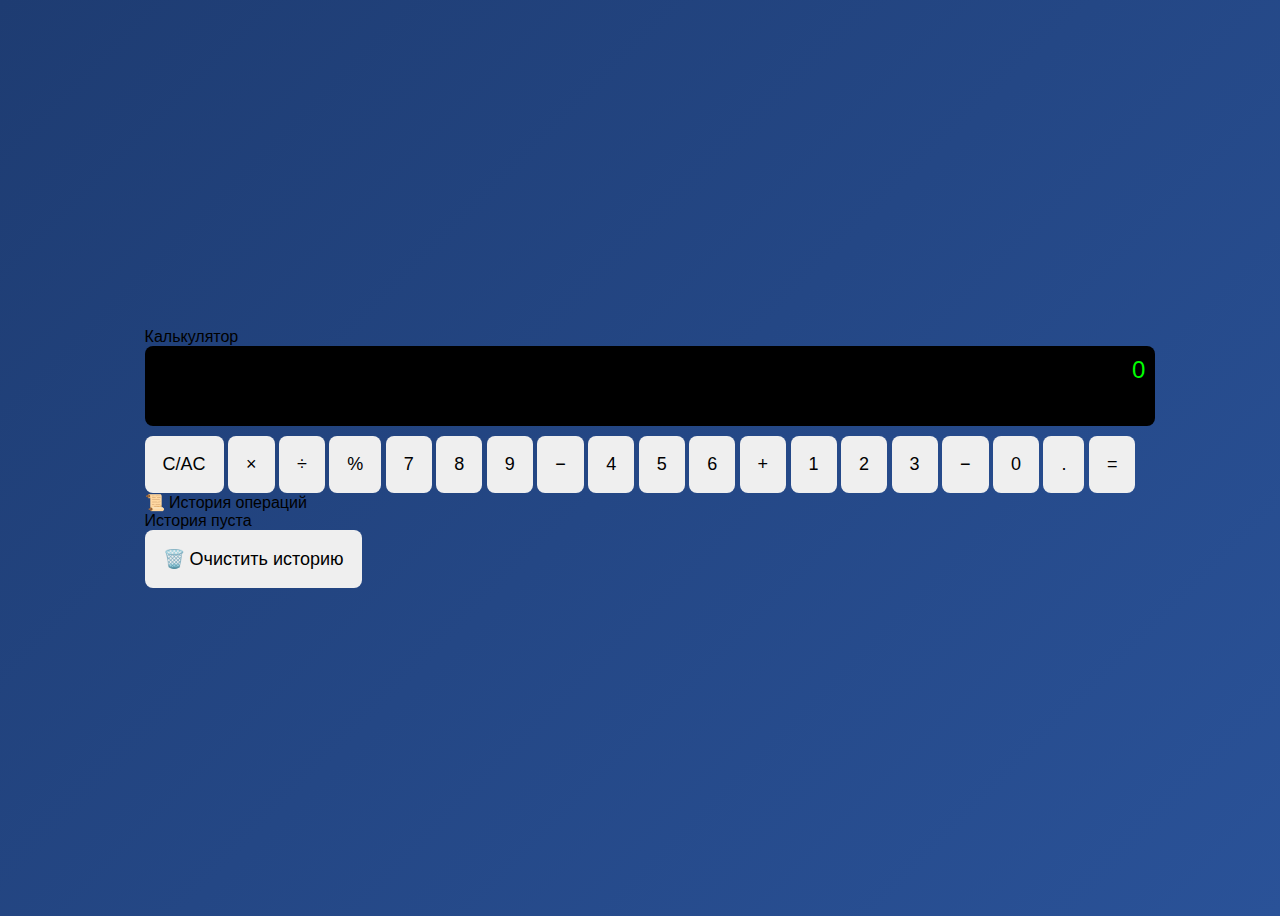
<file: index.html>
<!DOCTYPE html>
<html lang="ru">
<head>
    <meta charset="UTF-8">
    <meta name="viewport" content="width=device-width, initial-scale=1.0">
    <title>Интерактивный Калькулятор</title>
    <link rel="stylesheet" href="styles.css">
</head>
<body>
    <div class="container">
        <!-- Калькулятор -->
        <div class="calculator-section">
            <div class="calculator-header">Калькулятор</div>
            
            <div class="display">
                <div style="width: 100%;">
                    <div class="display-prev" id="prevDisplay"></div>
                    <div class="display-current" id="display">0</div>
                </div>
            </div>

            <div class="buttons-grid">
                <!-- Первая строка: C/AC, *, /, % -->
                <button class="btn-clear-all" onclick="clearAll()">C/AC</button>
                <button class="btn-operator" onclick="appendOperator('*')">×</button>
                <button class="btn-operator" onclick="appendOperator('/')">÷</button>
                <button class="btn-operator" onclick="appendOperator('%')">%</button>

                <!-- Вторая-четвертая строки: числа и операторы -->
                <button class="btn-number" onclick="appendNumber('7')">7</button>
                <button class="btn-number" onclick="appendNumber('8')">8</button>
                <button class="btn-number" onclick="appendNumber('9')">9</button>
                <button class="btn-operator" onclick="appendOperator('-')">−</button>

                <button class="btn-number" onclick="appendNumber('4')">4</button>
                <button class="btn-number" onclick="appendNumber('5')">5</button>
                <button class="btn-number" onclick="appendNumber('6')">6</button>
                <button class="btn-operator" onclick="appendOperator('+')">+</button>

                <button class="btn-number" onclick="appendNumber('1')">1</button>
                <button class="btn-number" onclick="appendNumber('2')">2</button>
                <button class="btn-number" onclick="appendNumber('3')">3</button>
                <button class="btn-operator" onclick="appendOperator('-')">−</button>

                <!-- Последняя строка: 0, точка, = -->
                <button class="btn-number" onclick="appendNumber('0')" style="grid-column: span 2;">0</button>
                <button class="btn-number" onclick="appendNumber('.')">.</button>
                <button class="btn-equals" onclick="calculate()">=</button>
            </div>
        </div>

        <!-- История -->
        <div class="history-section">
            <div class="section-header">📜 История операций</div>
            
            <div class="history-list" id="historyList">
                <div class="history-empty">История пуста</div>
            </div>

            <button class="clear-history-btn" onclick="clearHistory()">🗑️ Очистить историю</button>
        </div>
    </div>

    <script src="script.js"></script>
</body>
</html>
</file>
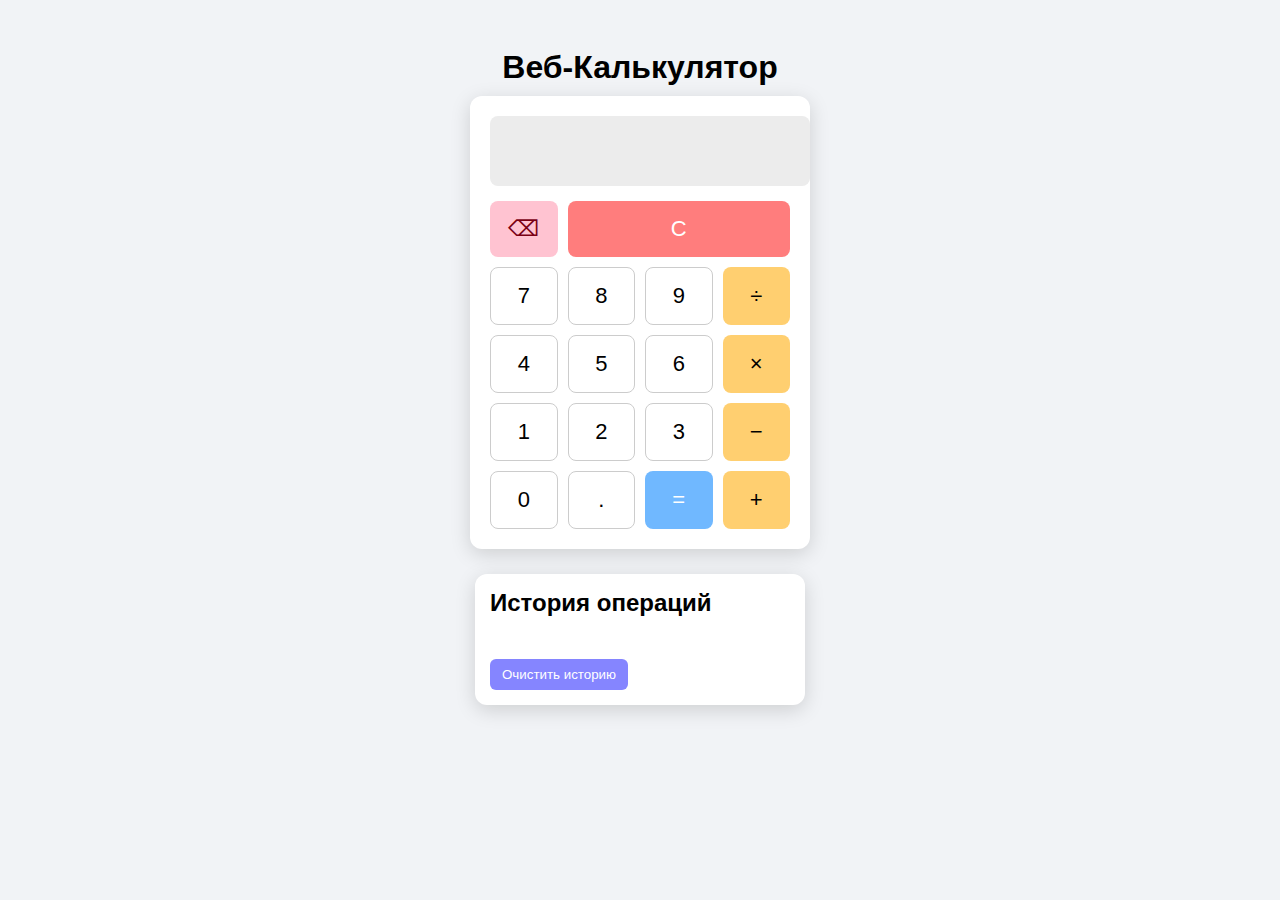
<file: calc.html>
<!DOCTYPE html>
<html lang="ru">
<head>
<meta charset="UTF-8">
<title>Интерактивный Веб-Калькулятор</title>
<style>
    body {
        font-family: Arial, sans-serif;
        background: #f1f3f6;
        display: flex;
        flex-direction: column;
        align-items: center;
        padding: 20px;
    }

    h1 {
        margin-bottom: 10px;
    }

    .calculator {
        width: 300px;
        background: white;
        padding: 20px;
        border-radius: 12px;
        box-shadow: 0 5px 20px rgba(0,0,0,0.15);
        margin-bottom: 25px;
    }

    #display {
        width: 100%;
        font-size: 26px;
        padding: 10px;
        height: 50px;
        text-align: right;
        border: none;
        background: #ececec;
        border-radius: 8px;
        margin-bottom: 15px;
    }

    .btn-grid {
        display: grid;
        grid-template-columns: repeat(4, 1fr);
        gap: 10px;
    }

    .btn {
        font-size: 22px;
        padding: 15px;
        border: none;
        border-radius: 8px;
        cursor: pointer;
        transition: 0.2s;
    }

    /* Цвета кнопок */
    .btn.number {
        background: #fff;
        border: 1px solid #ccc;
    }
    .btn.number:hover {
        background: #e7e7e7;
    }

    .btn.operator {
        background: #ffcf70;
    }
    .btn.operator:hover {
        background: #ffb930;
    }

    .btn.equals {
        background: #70b8ff;
        color: white;
    }
    .btn.equals:hover {
        background: #4ea9ff;
    }

    .btn.clear {
        background: #ff7d7d;
        color: white;
    }
    .btn.clear:hover {
        background: #ff5c5c;
    }

    .btn.backspace {
        background: #ffc3d1;
        color: #7a0014;
    }
    .btn.backspace:hover {
        background: #ff9eb7;
    }

    /* История */
    .history {
        width: 300px;
        background: white;
        padding: 15px;
        border-radius: 12px;
        box-shadow: 0 5px 20px rgba(0,0,0,0.15);
    }

    .history h2 {
        margin-top: 0;
        margin-bottom: 10px;
    }

    #historyList {
        max-height: 200px;
        overflow-y: auto;
        padding-left: 15px;
        font-family: Consolas, monospace;
    }

    .history-btn {
        margin-top: 10px;
        padding: 8px 12px;
        border: none;
        border-radius: 6px;
        background: #8585ff;
        color: white;
        cursor: pointer;
    }

    .history-btn:hover {
        background: #5c5cff;
    }
</style>
</head>
<body>

<h1>Веб-Калькулятор</h1>

<div class="calculator">
    <input id="display" type="text" readonly>

    <div class="btn-grid">

        <!-- Новая кнопка backspace -->
        <button class="btn backspace" data-action="backspace">⌫</button>

        <button class="btn clear" style="grid-column: span 3">C</button>

        <button class="btn number" data-val="7">7</button>
        <button class="btn number" data-val="8">8</button>
        <button class="btn number" data-val="9">9</button>
        <button class="btn operator" data-val="/">÷</button>

        <button class="btn number" data-val="4">4</button>
        <button class="btn number" data-val="5">5</button>
        <button class="btn number" data-val="6">6</button>
        <button class="btn operator" data-val="*">×</button>

        <button class="btn number" data-val="1">1</button>
        <button class="btn number" data-val="2">2</button>
        <button class="btn number" data-val="3">3</button>
        <button class="btn operator" data-val="-">−</button>

        <button class="btn number" data-val="0">0</button>
        <button class="btn number" data-val=".">.</button>
        <button class="btn equals">=</button>
        <button class="btn operator" data-val="+">+</button>
    </div>
</div>

<div class="history">
    <h2>История операций</h2>
    <ul id="historyList"></ul>
    <button class="history-btn" id="clearHistory">Очистить историю</button>
</div>

<script>
    const display = document.getElementById("display");
    const historyList = document.getElementById("historyList");
    const buttons = document.querySelectorAll(".btn");
    let current = "";

    function updateDisplay() {
        display.value = current;
    }

    function addToHistory(expr, result) {
        const li = document.createElement("li");
        li.textContent = `${expr} = ${result}`;
        historyList.appendChild(li);
    }

    function clearHistory() {
        historyList.innerHTML = "";
    }

    document.getElementById("clearHistory").onclick = clearHistory;

    buttons.forEach(btn => {
        btn.addEventListener("click", () => {
            const value = btn.getAttribute("data-val");
            const action = btn.getAttribute("data-action");

            // === Backspace (удалить последний символ) ===
            if (action === "backspace") {
                current = current.slice(0, -1);
                updateDisplay();
                return;
            }

            // цифры / операторы
            if (btn.classList.contains("number") || btn.classList.contains("operator")) {
                current += value;
                updateDisplay();
                return;
            }

            // Очистка
            if (btn.classList.contains("clear")) {
                current = "";
                updateDisplay();
                return;
            }

            // Вычисление
            if (btn.classList.contains("equals")) {
                if (!current) return;

                try {
                    const result = eval(current);
                    addToHistory(current, result);
                    current = String(result);
                } catch {
                    current = "Ошибка";
                }
                updateDisplay();
            }
        });
    });
</script>

</body>
</html>
</file>
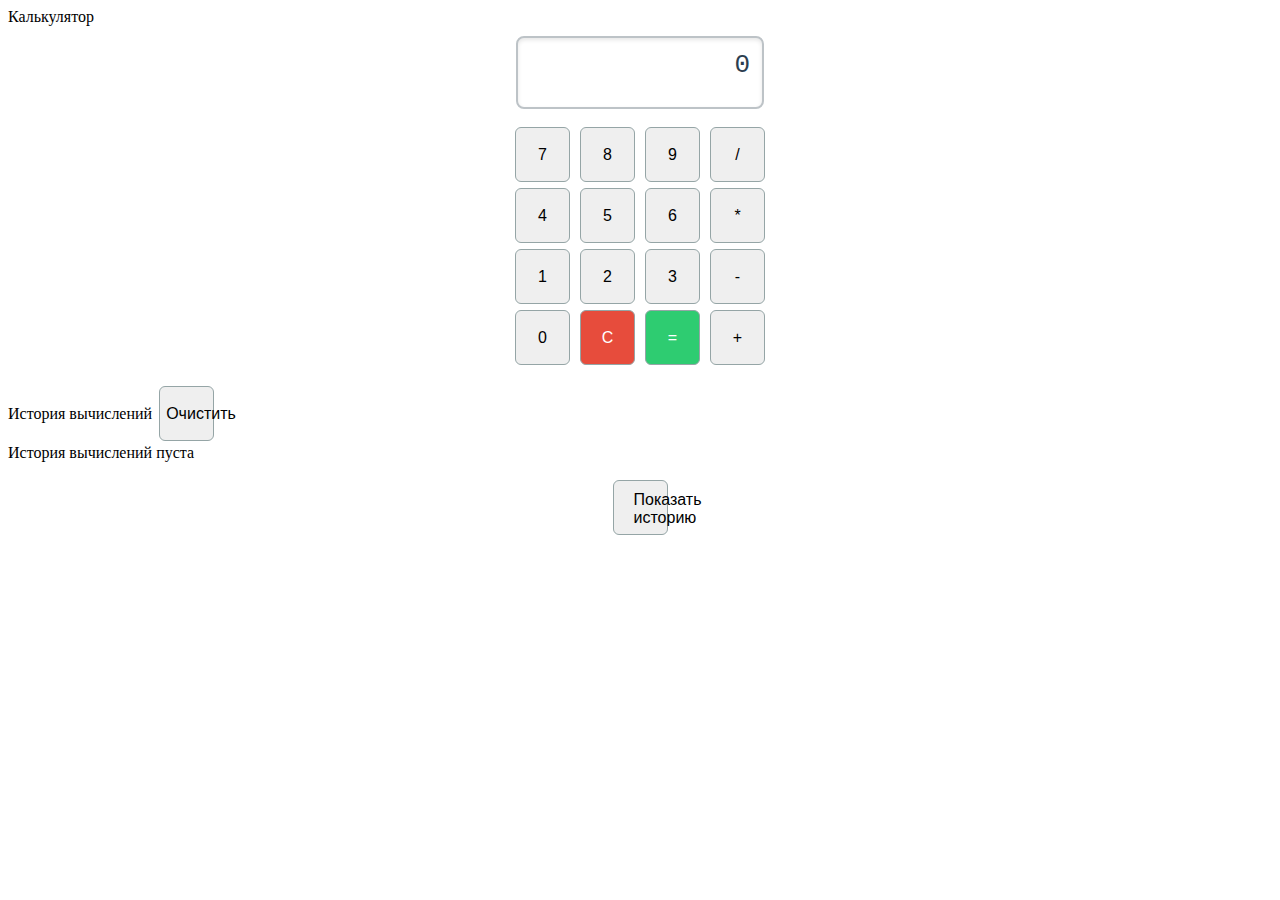
<file: calc2.html>
<!DOCTYPE html>
<html lang="en">
<head>
    <meta charset="UTF-8">
    <title>Калькулятор</title>
    <link rel="stylesheet" href="style.css">

</head>
<body>
    <div class="container">
        <div class="header">Калькулятор</div>

        <div class="display-container">
            <div class="display" id="display">0</div>
        </div>

        <div class="error-message" id="error-message"></div>

        <div class="buttons">
            <button class="btn" data-value="7">7</button>
            <button class="btn" data-value="8">8</button>
            <button class="btn" data-value="9">9</button>
            <button class="btn" data-value="/">/</button>

            <button class="btn" data-value="4">4</button>
            <button class="btn" data-value="5">5</button>
            <button class="btn" data-value="6">6</button>
            <button class="btn" data-value="*">*</button>

            <button class="btn" data-value="1">1</button>
            <button class="btn" data-value="2">2</button>
            <button class="btn" data-value="3">3</button>
            <button class="btn" data-value="-">-</button>

            <button class="btn" data-value="0">0</button>
            <button class="btn btn-clear" id="clear">C</button>
            <button class="btn btn-equals" id="equals">=</button>
            <button class="btn" data-value="+">+</button>
        </div>
    </div>

    <div class="history-container" id="history-container">
        <div class="history-header">
            <span>История вычислений</span>
            <button class="toggle-history" id="clear-history">Очистить</button>
        </div>
        <div class="history-content" id="history-content">
            <div class="no-history">История вычислений пуста</div>
        </div>
    </div>

    <div style="margin-top: 15px; text-align: center;">
        <button class="btn" id="toggle-history-btn" style="font-size: 16px; padding: 10px 20px;">Показать историю</button>
    </div>

    <script src="calc_script.js"></script>
</body>
</html>
</file>
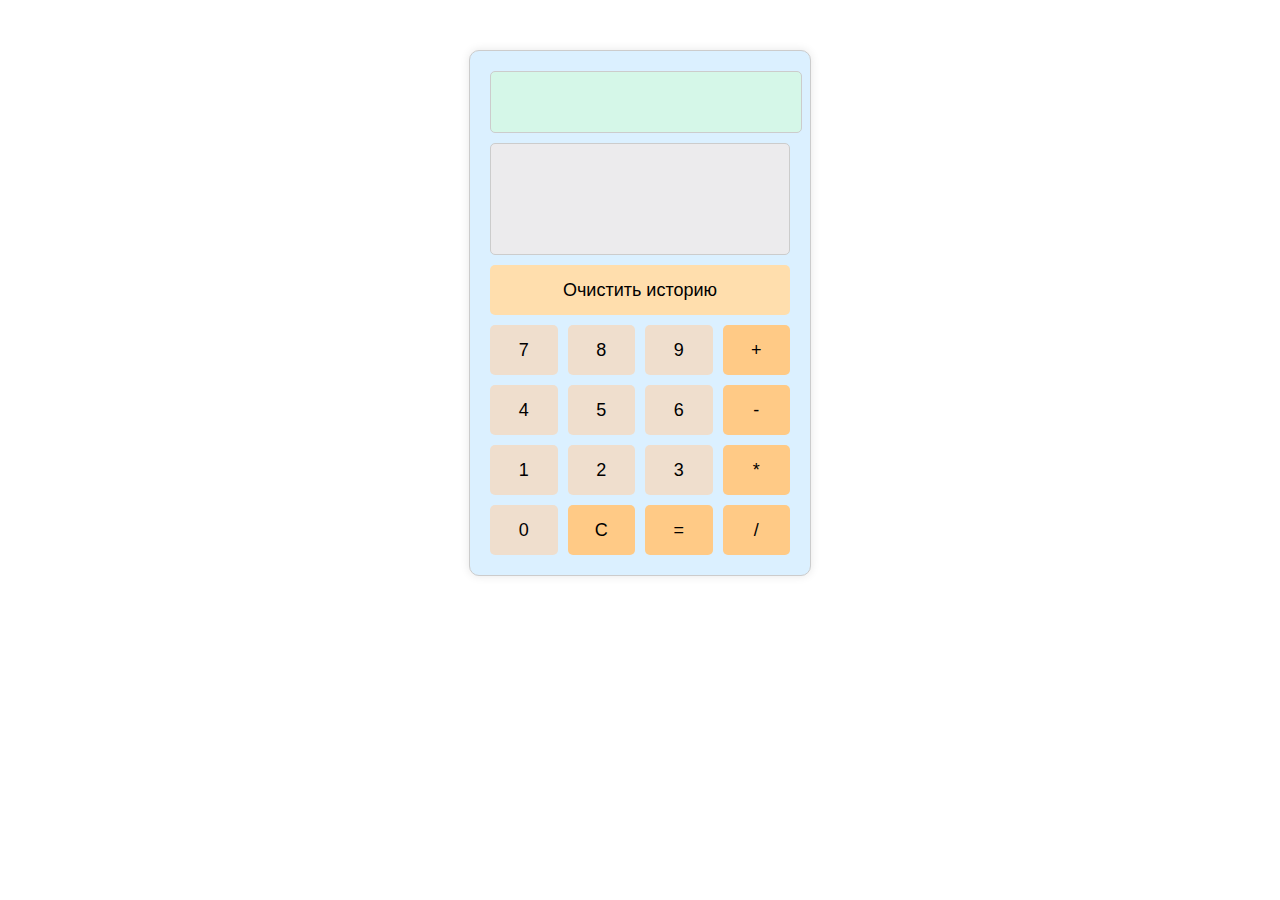
<file: calculator.html>
<!DOCTYPE html>
<html lang="ru">
<head>
    <meta charset="UTF-8">
    <title>Калькулятор</title>
    <link rel="stylesheet" href="css/calculator.css">
</head>
<body>
    <div class="calculator">
        <input type="text" class="display" id="result" readonly>

        <div class="history" id="history"></div>
        <button class="clear-history" onclick="clearHistory()">Очистить историю</button>

        <div class="buttons">
            <button class="number" onclick="appendToDisplay('7')">7</button>
            <button class="number" onclick="appendToDisplay('8')">8</button>
            <button class="number" onclick="appendToDisplay('9')">9</button>
            <button class="operator" onclick="appendToDisplay('+')">+</button>

            <button class="number" onclick="appendToDisplay('4')">4</button>
            <button class="number" onclick="appendToDisplay('5')">5</button>
            <button class="number" onclick="appendToDisplay('6')">6</button>
            <button class="operator" onclick="appendToDisplay('-')">-</button>

            <button class="number" onclick="appendToDisplay('1')">1</button>
            <button class="number" onclick="appendToDisplay('2')">2</button>
            <button class="number" onclick="appendToDisplay('3')">3</button>
            <button class="operator" onclick="appendToDisplay('*')">*</button>

            <button class="number" onclick="appendToDisplay('0')">0</button>
            <button class="operator" onclick="clearDisplay()">C</button>
            <button class="operator" onclick="calculate()">=</button>
            <button class="operator" onclick="appendToDisplay('/')">/</button>
        </div>
    </div>

    <script src="js/calculator.js"></script>
</body>
</html>
</file>
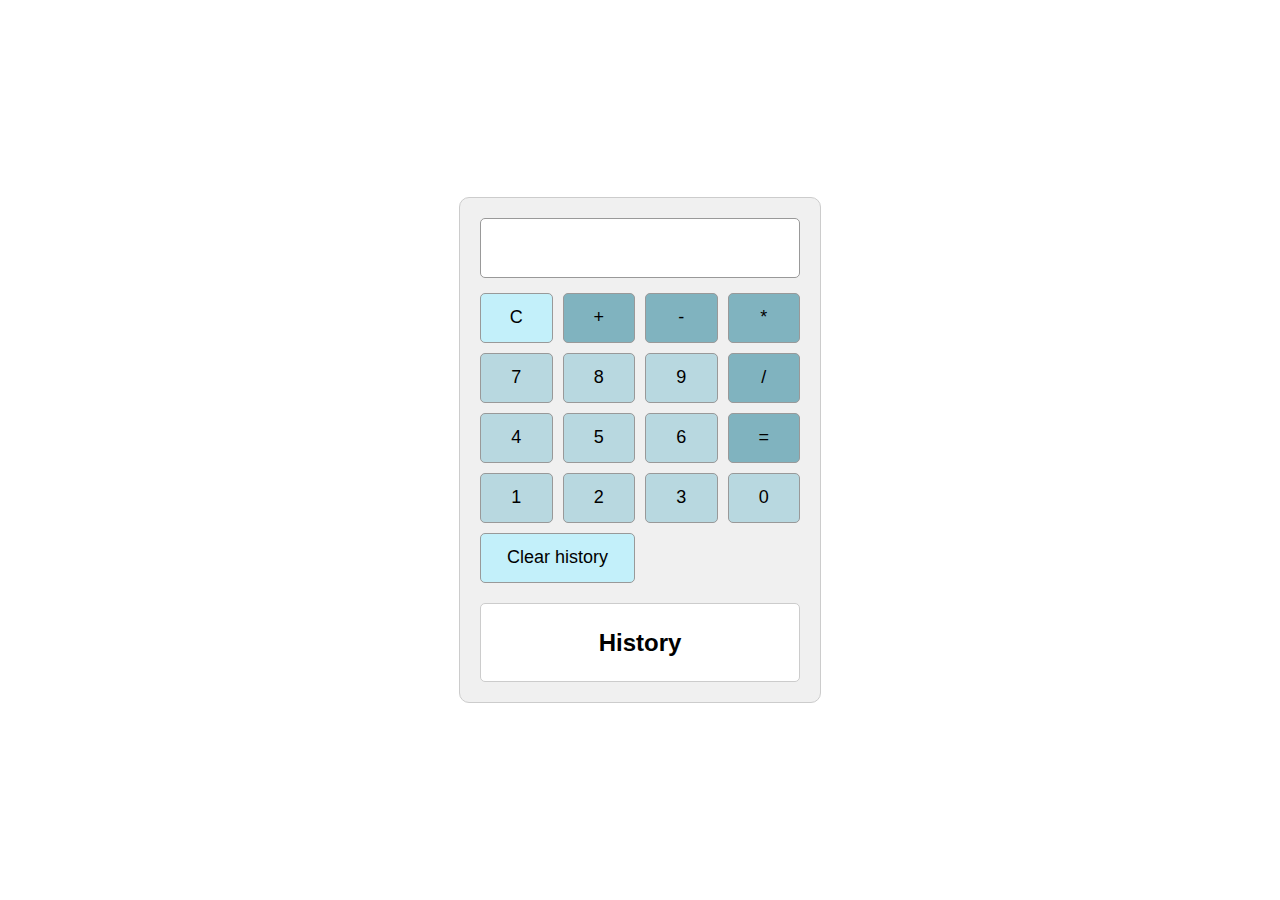
<file: Calculator.html>
<!DOCTYPE html>
<html lang="en">
<head>
    <meta charset="UTF-8">
    <meta name="viewport" content="width=device-width, initial-scale=1.0">
    <title>Online calculator</title>
    <link rel="stylesheet" href="css/calculator_style.css">
</head>
<body>
    <div class="calculator">
            <div class="display">
            <input type="text" id="result" readonly>
        </div>

            <div class="buttons">
            <button class="btn clear" onclick="clearAll()">C</button>
            <button class="btn operation" onclick="appendToDisplay('+')">+</button>
            <button class="btn operation" onclick="appendToDisplay('-')">-</button>
            <button class="btn operation" onclick="appendToDisplay('*')">*</button>

            <button class="btn number" onclick="appendToDisplay('7')">7</button>
            <button class="btn number" onclick="appendToDisplay('8')">8</button>
            <button class="btn number" onclick="appendToDisplay('9')">9</button>
            <button class="btn operation" onclick="appendToDisplay('/')">/</button>

            <button class="btn number" onclick="appendToDisplay('4')">4</button>
            <button class="btn number" onclick="appendToDisplay('5')">5</button>
            <button class="btn number" onclick="appendToDisplay('6')">6</button>
            <button class="btn equals" onclick="calculate()">=</button>

            <button class="btn number" onclick="appendToDisplay('1')">1</button>
            <button class="btn number" onclick="appendToDisplay('2')">2</button>
            <button class="btn number" onclick="appendToDisplay('3')">3</button>
            <button class="btn number" onclick="appendToDisplay('0')">0</button>

            <button class="btn clear-history" onclick="clearHistory()">Clear history</button>
        </div>

        <div class="history">
            <h2>History</h2>
            <ul id="history-list"></ul>
        </div>

    </div>

    <script src="js/calculator_script.js"></script>
</body>
</html>
</file>
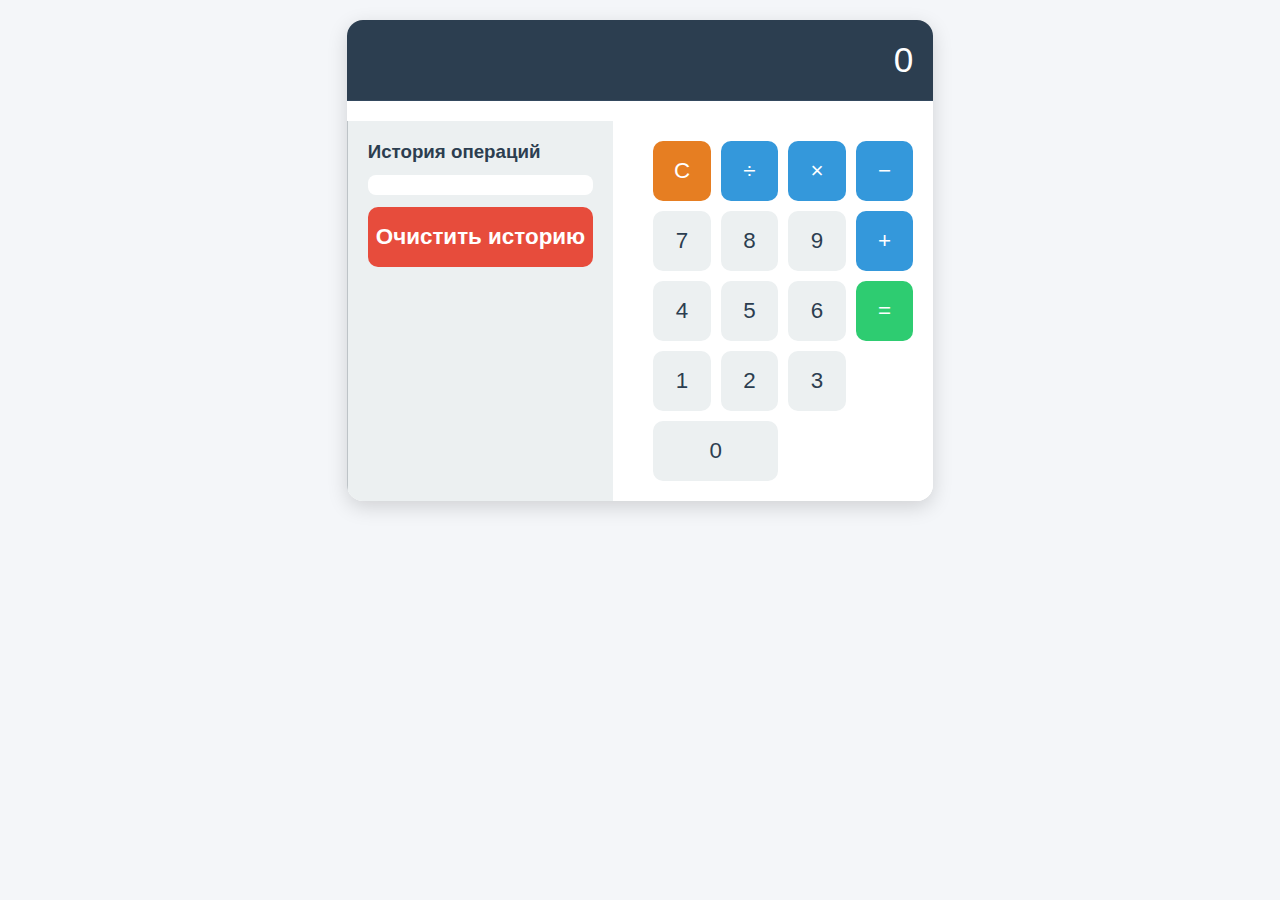
<file: homework.html>
<!DOCTYPE html>
<html lang="ru">
<head>
  <meta charset="UTF-8" />
  <meta name="viewport" content="width=device-width, initial-scale=1.0"/>
  <title>Аналитический калькулятор</title>
  <link rel="stylesheet" href="homework.css" />
</head>
<body>
  <div class="calculator">
    <div class="display" id="display">0</div>

    <div class="history-panel">
      <h3>История операций</h3>
      <div class="history" id="history"></div>
      <button class="btn history-clear" id="clearHistory">Очистить историю</button>
    </div>

    <div class="buttons">
      <!-- Первая строка -->
      <button class="btn clear" data-action="clear">C</button>
      <button class="btn operator" data-op="/">÷</button>
      <button class="btn operator" data-op="*">×</button>
      <button class="btn operator" data-op="-">−</button>

      <!-- Вторая строка -->
      <button class="btn digit" data-digit="7">7</button>
      <button class="btn digit" data-digit="8">8</button>
      <button class="btn digit" data-digit="9">9</button>
      <button class="btn operator" data-op="+">+</button>

      <!-- Третья строка -->
      <button class="btn digit" data-digit="4">4</button>
      <button class="btn digit" data-digit="5">5</button>
      <button class="btn digit" data-digit="6">6</button>
      <button class="btn equals" data-action="equals">=</button>

      <!-- Четвёртая строка -->
      <button class="btn digit" data-digit="1">1</button>
      <button class="btn digit" data-digit="2">2</button>
      <button class="btn digit" data-digit="3">3</button>

      <!-- Пятая строка -->
      <button class="btn digit zero" data-digit="0">0</button>
    </div>
  </div>

  <script src="script.js"></script>
</body>
</html>
</file>
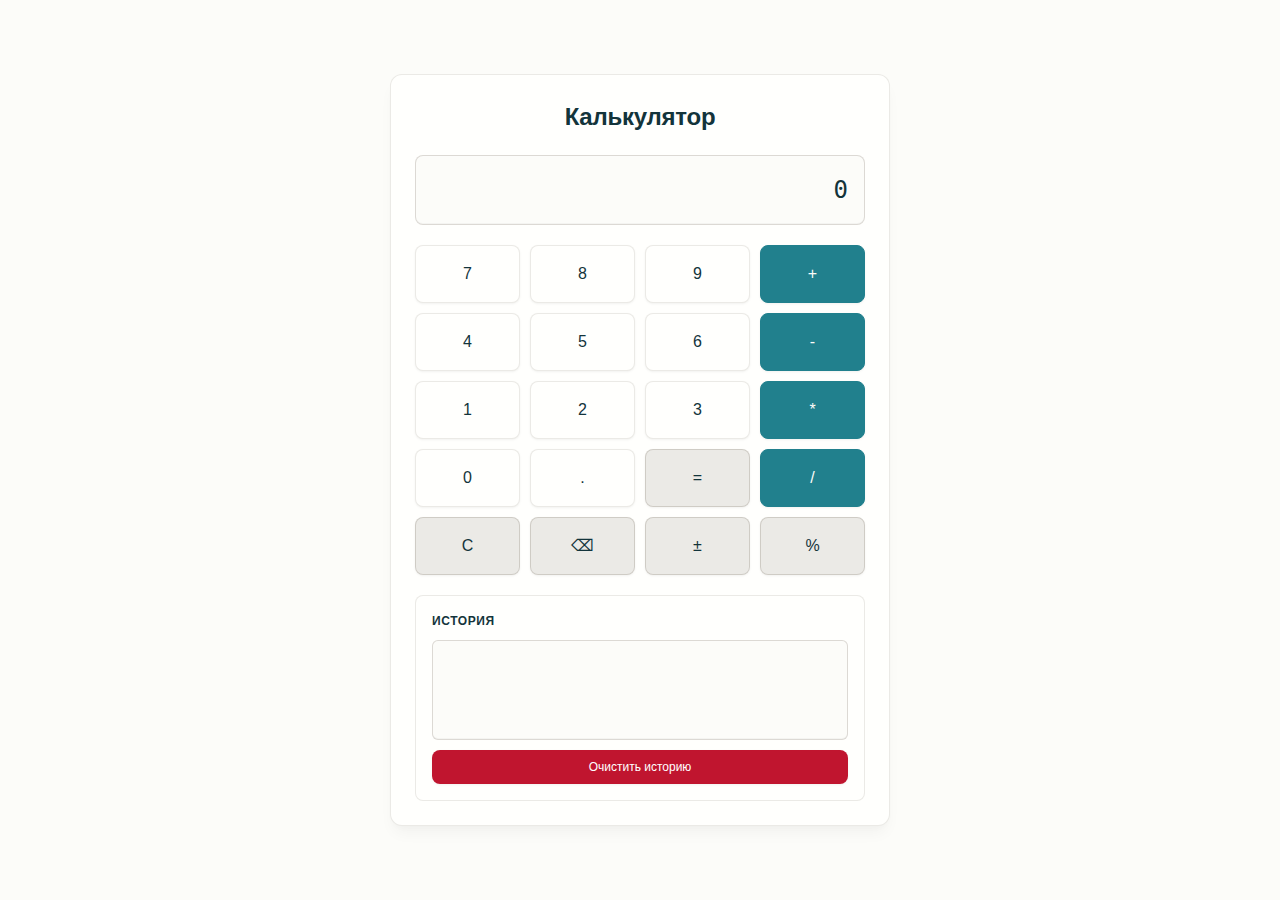
<file: hw8.html>
<!DOCTYPE html>
<html lang="en">
<head>
    <meta charset="UTF-8">
    <meta name="viewport" content="width=device-width, initial-scale=1.0">
    <title>Calculator</title>
    <link rel="stylesheet" href="hw8.css">
</head>
<body>
    <div class="container">
        <div class="calculator-title">Калькулятор</div>

        <div class="display" id="display">0</div>

        <div class="buttons-grid">
            <button class="btn btn-number" onclick="addDigit(7)">7</button>
            <button class="btn btn-number" onclick="addDigit(8)">8</button>
            <button class="btn btn-number" onclick="addDigit(9)">9</button>
            <button class="btn btn-operation" onclick="addOperation('+')">+</button>

            <button class="btn btn-number" onclick="addDigit(4)">4</button>
            <button class="btn btn-number" onclick="addDigit(5)">5</button>
            <button class="btn btn-number" onclick="addDigit(6)">6</button>
            <button class="btn btn-operation" onclick="addOperation('-')">-</button>

            <button class="btn btn-number" onclick="addDigit(1)">1</button>
            <button class="btn btn-number" onclick="addDigit(2)">2</button>
            <button class="btn btn-number" onclick="addDigit(3)">3</button>
            <button class="btn btn-operation" onclick="addOperation('*')">*</button>

            <button class="btn btn-number" onclick="addDigit(0)">0</button>
            <button class="btn btn-number" onclick="addDecimal()">.</button>
            <button class="btn btn-control" onclick="calculate()">=</button>
            <button class="btn btn-operation" onclick="addOperation('/')">/</button>

            <button class="btn btn-control" onclick="clearAll()">C</button>
            <button class="btn btn-control" onclick="clearEntry()">⌫</button>
            <button class="btn btn-control" onclick="changeSign()">±</button>
            <button class="btn btn-control" onclick="percentage()">%</button>
        </div>

        <div class="history-section">
            <div class="history-title">История</div>
            <div id="history"></div>
            <button class="clear-history-btn" onclick="clearHistory()">Очистить историю</button>
        </div>
    </div>

    <script src="hw8.js"></script>
</body>
</html>
</file>
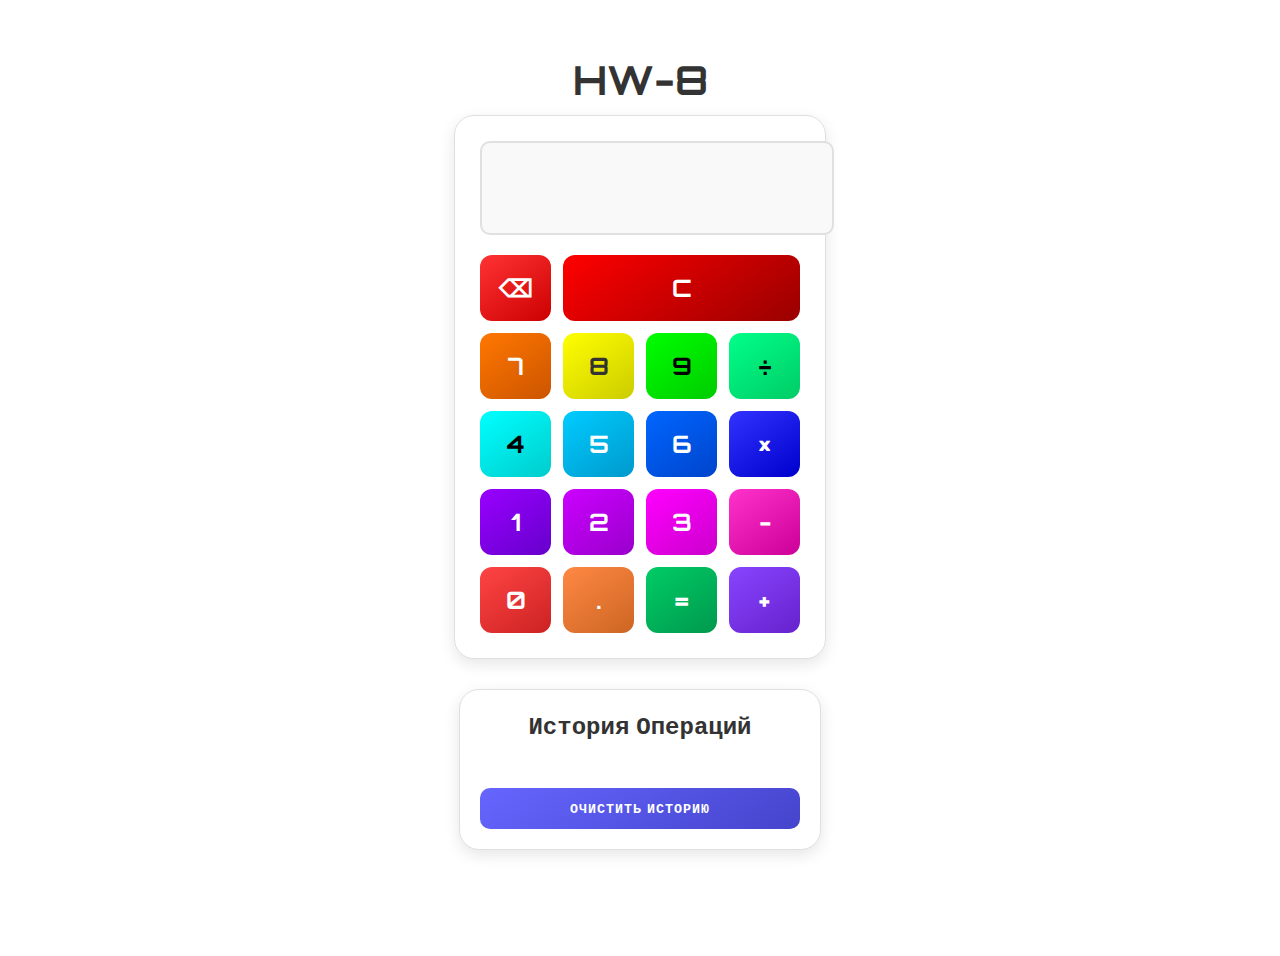
<file: HW8.html>
<!DOCTYPE html>
<html lang="ru">
<head>
<meta charset="UTF-8">
<title>HW-8</title>
<link href="https://fonts.googleapis.com/css2?family=Orbitron:wght@400;700&family=Comfortaa:wght@400;700&display=swap" rel="stylesheet">
<style>
    body {
        font-family: 'Comfortaa', cursive;
        background: white; 
        display: flex;
        flex-direction: column;
        align-items: center;
        padding: 20px;
        color: #333; 
        min-height: 100vh;
    }

    h1 {
        font-family: 'Orbitron', monospace;
        margin-bottom: 10px;
        font-size: 2.5rem;
        color: #333;
    }

    .calculator {
        width: 320px;
        background: white;
        padding: 25px;
        border-radius: 20px;
        box-shadow: 0 5px 15px rgba(0,0,0,0.1);
        margin-bottom: 30px;
        border: 1px solid #e0e0e0;
    }

    #display {
        width: 100%;
        font-family: 'Orbitron', monospace;
        font-size: 28px;
        padding: 15px;
        height: 60px;
        text-align: center;
        border: 2px solid #e0e0e0;
        background: #f9f9f9; 
        border-radius: 10px;
        margin-bottom: 20px;
        color: #333;
        letter-spacing: 2px;
    }

    .btn-grid {
        display: grid;
        grid-template-columns: repeat(4, 1fr);
        gap: 12px;
    }

    .btn {
        font-family: 'Orbitron', monospace;
        font-size: 24px;
        padding: 18px 0;
        border: none;
        border-radius: 12px;
        cursor: pointer;
        font-weight: bold;
        color: white;
    }

    .btn.backspace {
        background: linear-gradient(145deg, #ff3333, #cc0000);
    }

    .btn.clear {
        background: linear-gradient(145deg, #ff0000, #990000);
    }

    
    .btn.number[data-val="7"] {
        background: linear-gradient(145deg, #ff7700, #cc5500);
    }

    
    .btn.number[data-val="8"] {
        background: linear-gradient(145deg, #ffff00, #cccc00);
        color: #333;
    }

    
    .btn.number[data-val="9"] {
        background: linear-gradient(145deg, #00ff00, #00cc00);
        color: #000;
    }

    .btn.operator[data-val="/"] {
        background: linear-gradient(145deg, #00ff88, #00cc66);
        color: #000;
    }

    
    .btn.number[data-val="4"] {
        background: linear-gradient(145deg, #00ffff, #00cccc);
        color: #000;
    }

    .btn.number[data-val="5"] {
        background: linear-gradient(145deg, #00ccff, #0099cc);
    }

    
    .btn.number[data-val="6"] {
        background: linear-gradient(145deg, #0066ff, #0044cc);
    }

    .btn.operator[data-val="*"] {
        background: linear-gradient(145deg, #3333ff, #0000cc);
    }

        .btn.number[data-val="1"] {
        background: linear-gradient(145deg, #9900ff, #6600cc);
    }

    .btn.number[data-val="2"] {
        background: linear-gradient(145deg, #cc00ff, #9900cc);
    }

    
    .btn.number[data-val="3"] {
        background: linear-gradient(145deg, #ff00ff, #cc00cc);
    }

    .btn.operator[data-val="-"] {
        background: linear-gradient(145deg, #ff33cc, #cc0099);
    }

    
    .btn.number[data-val="0"] {
        background: linear-gradient(145deg, #ff4444, #cc2222);
    }

    .btn.number[data-val="."] {
        background: linear-gradient(145deg, #ff8844, #cc6622);
    }

    
    .btn.equals {
        background: linear-gradient(145deg, #00cc66, #00994d);
        font-weight: bold;
        color: white;
    }

    .btn.operator[data-val="+"] {
        background: linear-gradient(145deg, #8844ff, #6622cc);
    }

    
    .history {
        width: 320px;
        background: white;
        padding: 20px;
        border-radius: 20px;
        box-shadow: 0 5px 15px rgba(0,0,0,0.1);
        border: 1px solid #e0e0e0;
    }

    .history h2 {
        font-family: 'Orbitron', monospace;
        margin-top: 0;
        margin-bottom: 15px;
        font-size: 1.5rem;
        color: #333;
        text-align: center;
    }

    #historyList {
        max-height: 200px;
        overflow-y: auto;
        padding-left: 15px;
        font-family: 'Comfortaa', cursive;
        color: #666;
    }

    .history-btn {
        margin-top: 15px;
        padding: 12px 20px;
        border: none;
        border-radius: 10px;
        background: linear-gradient(145deg, #6666ff, #4444cc);
        color: white;
        cursor: pointer;
        font-family: 'Orbitron', monospace;
        font-weight: bold;
        width: 100%;
        text-transform: uppercase;
        letter-spacing: 1px;
    }

        #historyList::-webkit-scrollbar {
        width: 8px;
    }

    #historyList::-webkit-scrollbar-track {
        background: #f0f0f0;
        border-radius: 4px;
    }

    #historyList::-webkit-scrollbar-thumb {
        background: #cccccc;
        border-radius: 4px;
    }
</style>
</head>
<body>

<h1>HW-8</h1>

<div class="calculator">
    <input id="display" type="text" readonly>

    <div class="btn-grid">
        <!-- Кнопки с цветами радуги -->
        <button class="btn backspace" data-action="backspace">⌫</button>
        <button class="btn clear" style="grid-column: span 3">C</button>

        <button class="btn number" data-val="7">7</button>
        <button class="btn number" data-val="8">8</button>
        <button class="btn number" data-val="9">9</button>
        <button class="btn operator" data-val="/">÷</button>

        <button class="btn number" data-val="4">4</button>
        <button class="btn number" data-val="5">5</button>
        <button class="btn number" data-val="6">6</button>
        <button class="btn operator" data-val="*">×</button>

        <button class="btn number" data-val="1">1</button>
        <button class="btn number" data-val="2">2</button>
        <button class="btn number" data-val="3">3</button>
        <button class="btn operator" data-val="-">−</button>

        <button class="btn number" data-val="0">0</button>
        <button class="btn number" data-val=".">.</button>
        <button class="btn equals">=</button>
        <button class="btn operator" data-val="+">+</button>
    </div>
</div>

<div class="history">
    <h2>История Операций</h2>
    <ul id="historyList"></ul>
    <button class="history-btn" id="clearHistory">Очистить Историю</button>
</div>

<script>
    const display = document.getElementById("display");
    const historyList = document.getElementById("historyList");
    const buttons = document.querySelectorAll(".btn");
    let current = "";

    function updateDisplay() {
        display.value = current;
    }

    function addToHistory(expr, result) {
        const li = document.createElement("li");
        li.textContent = `${expr} = ${result}`;
        historyList.appendChild(li);
    }

    function clearHistory() {
        historyList.innerHTML = "";
    }

    document.getElementById("clearHistory").onclick = clearHistory;

    buttons.forEach(btn => {
        btn.addEventListener("click", () => {
            const value = btn.getAttribute("data-val");
            const action = btn.getAttribute("data-action");

            if (action === "backspace") {
                current = current.slice(0, -1);
                updateDisplay();
                return;
            }

            if (btn.classList.contains("number") || btn.classList.contains("operator")) {
                current += value;
                updateDisplay();
                return;
            }

            if (btn.classList.contains("clear")) {
                current = "";
                updateDisplay();
                return;
            }

            if (btn.classList.contains("equals")) {
                if (!current) return;

                try {
                    const result = eval(current);
                    addToHistory(current, result);
                    current = String(result);
                } catch {
                    current = "Ошибка";
                }
                updateDisplay();
            }
        });
    });
</script>

</body>
</html>
</file>
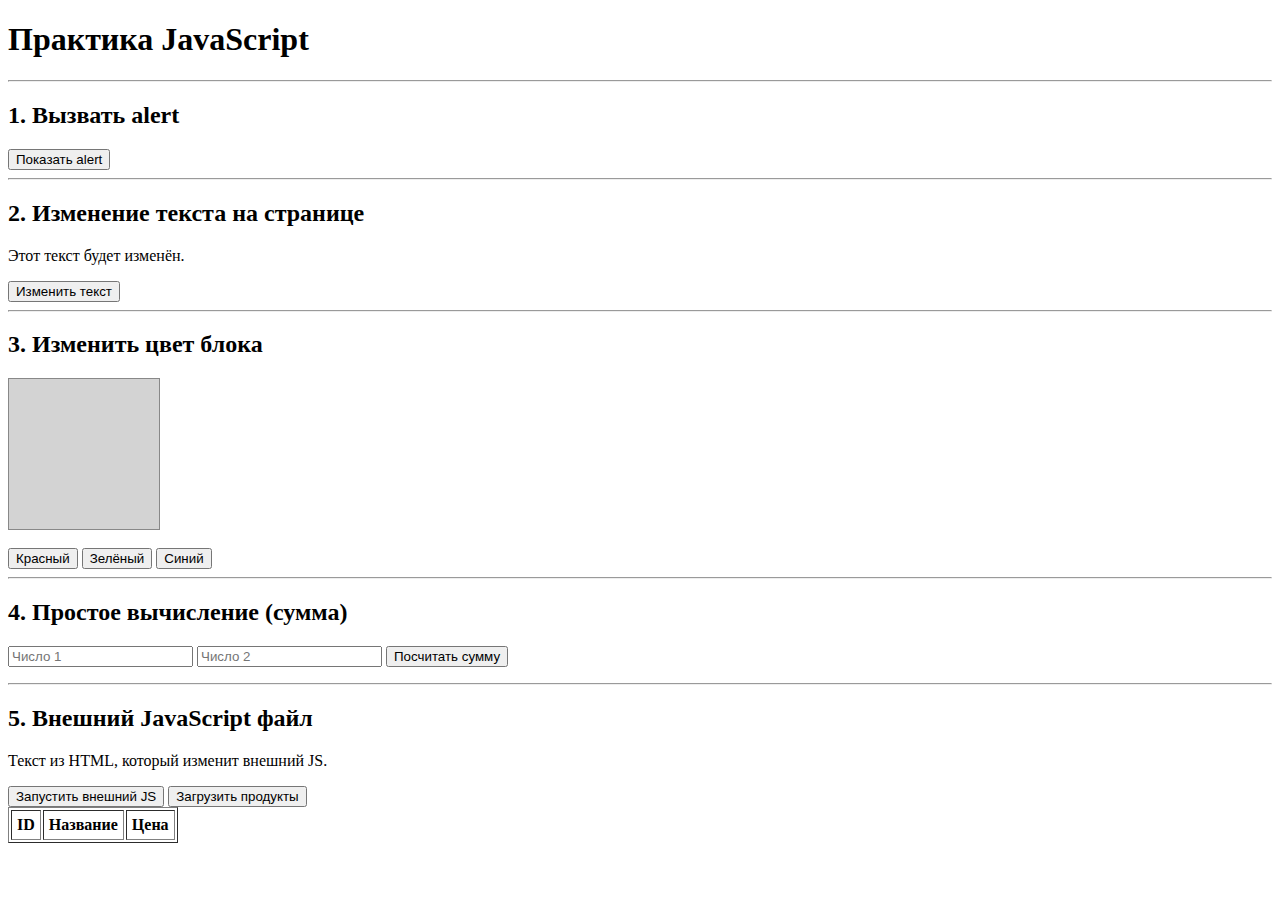
<file: javascript-practice.html>
<!DOCTYPE html>
<html lang="ru">
<head>
    <meta charset="UTF-8">
    <title>Практика JavaScript</title>

    <style>
        #color-box {
            width: 150px;
            height: 150px;
            background: lightgray;
            margin-top: 10px;
            border: 1px solid #888;
        }
    </style>

    <!-- 1. Встроенный JavaScript в <script> -->
    <script>
        function showAlert() {
            alert("Привет! Это сообщение из встроенного JavaScript.");
        }
    </script>

</head>
<body>

<h1>Практика JavaScript</h1>

<hr>

<!-- 1. Alert -->
<h2>1. Вызвать alert</h2>
<button onclick="showAlert()">Показать alert</button>

<hr>

<!-- 2. Изменение текста -->
<h2>2. Изменение текста на странице</h2>

<p id="text">Этот текст будет изменён.</p>
<button onclick="changeText()">Изменить текст</button>

<script>
    function changeText() {
        document.getElementById("text").textContent = "Текст успешно изменён!";
    }
</script>

<hr>

<!-- 3. Изменение цвета блока -->
<h2>3. Изменить цвет блока</h2>

<div id="color-box"></div>
<br>
<button onclick="makeRed()">Красный</button>
<button onclick="makeGreen()">Зелёный</button>
<button onclick="makeBlue()">Синий</button>

<script>
    function makeRed() {
        document.getElementById("color-box").style.background = "red";
    }

    function makeGreen() {
        document.getElementById("color-box").style.background = "green";
    }

    function makeBlue() {
        document.getElementById("color-box").style.background = "blue";
    }
</script>

<hr>

<!-- 4. Вычисления -->
<h2>4. Простое вычисление (сумма)</h2>

<input id="num1" type="number" placeholder="Число 1">
<input id="num2" type="number" placeholder="Число 2">
<button onclick="sum()">Посчитать сумму</button>

<p id="result"></p>

<script>
    function sum() {
        let a = Number(document.getElementById("num1").value);
        let b = Number(document.getElementById("num2").value);

        document.getElementById("result").textContent =
            "Результат: " + (a + b);
    }
</script>

<hr>

<!-- 5. Подключение внешнего js-файла -->
<h2>5. Внешний JavaScript файл</h2>

<p id="external-text">Текст из HTML, который изменит внешний JS.</p>
<button id="external-btn">Запустить внешний JS</button>

<button id="load-products-btn">Загрузить продукты</button>

<table border="1" cellpadding="5" id="products-table">
    <tr>
        <th>ID</th>
        <th>Название</th>
        <th>Цена</th>
    </tr>
</table>

<script src="js/practice.js"></script>

</body>
</html>
</file>
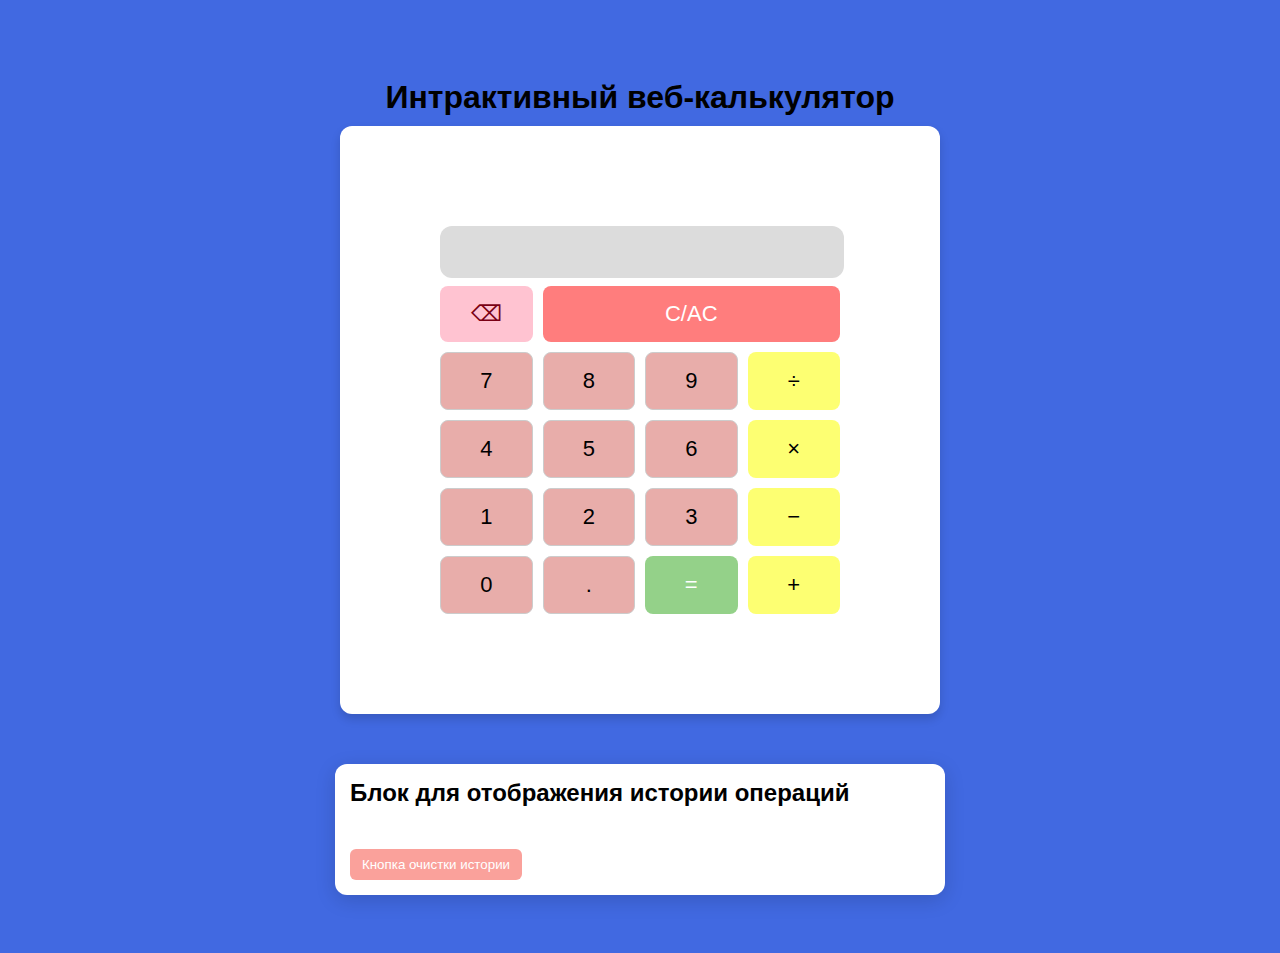
<file: web calculator.html>
<!DOCTYPE html>
<html lang="ru">
<head>
<meta charset="UTF-8">
<title>Интрактивный веб-калькулятор</title>
<style>
    body {
        font-family: Arial, sans-serif;
        background: #4169e1;
        display: flex;
        flex-direction: column;
        align-items: center;
        padding: 50px;
    }

    h1 {
        margin-bottom: 10px;
    }

    .calculator {
        width: 400px;
        background: white;
        padding: 100px;
        border-radius: 12px;
        box-shadow: 0 5px 10px rgba(0,0,0,0.15);
        margin-bottom: 50px;
    }

    #display {
        width: 100%;
        font-size: 30px; #шрифт на дисплее
        padding: 10px;
        height: 50px;
        text-align: right;
        border: none;
        background: #dcdcdc;
        border-radius: 12px;
        margin-bottom: 8px;
    }

    .btn-grid {
        display: grid;
        grid-template-columns: repeat(4, 1fr);
        gap: 10px;
    }

    .btn {
        font-size: 22px;
        padding: 15px;
        border: none;
        border-radius: 8px;
        cursor: pointer;
        transition: 0.2s;
    }

    /* Цвета кнопок */
    .btn.number {
        background: #e8adaa;
        border: 1px solid #ccc;
    }
    .btn.number:hover {
        background: #c48a96;
    }

    .btn.operator {
        background: #fdff72;
    }
    .btn.operator:hover {
        background: #ffe63b;
    }

    .btn.equals {
        background: #94d189;
        color: white;
    }
    .btn.equals:hover {
        background: #5eb04f;
    }

    .btn.clear {
        background: #ff7d7d;
        color: white;
    }
    .btn.clear:hover {
        background: #ff5c5c;
    }

    .btn.backspace {
        background: #ffc3d1;
        color: #7a0014;
    }
    .btn.backspace:hover {
        background: #ff9eb7;
    }

    /* История */
    .history {
        width: 580px;
        background: white;
        padding: 15px;
        border-radius: 12px;
        box-shadow: 0 5px 20px rgba(0,0,0,0.15);
    }

    .history h2 {
        margin-top: 0;
        margin-bottom: 10px;
    }

    #historyList {
        max-height: 300px;
        overflow-y: auto;
        padding-left: 15px;
        font-family: Consolas, monospace;
    }

    .history-btn {
        margin-top: 10px;
        padding: 8px 12px;
        border: none;
        border-radius: 6px;
        background: #faa19b;
        color: white;
        cursor: pointer;
    }

    .history-btn:hover {
        background: #ff2800;
    }
</style>
</head>
<body>

<h1>Интрактивный веб-калькулятор</h1>

<div class="calculator">
    <input id="display" type="text" readonly>

    <div class="btn-grid">

        <!-- Новая кнопка backspace -->
        <button class="btn backspace" data-action="backspace">⌫</button>

        <button class="btn clear" style="grid-column: span 3">C/AC</button>

        <button class="btn number" data-val="7">7</button>
        <button class="btn number" data-val="8">8</button>
        <button class="btn number" data-val="9">9</button>
        <button class="btn operator" data-val="/">÷</button>

        <button class="btn number" data-val="4">4</button>
        <button class="btn number" data-val="5">5</button>
        <button class="btn number" data-val="6">6</button>
        <button class="btn operator" data-val="*">×</button>

        <button class="btn number" data-val="1">1</button>
        <button class="btn number" data-val="2">2</button>
        <button class="btn number" data-val="3">3</button>
        <button class="btn operator" data-val="-">−</button>

        <button class="btn number" data-val="0">0</button>
        <button class="btn number" data-val=".">.</button>
        <button class="btn equals">=</button>
        <button class="btn operator" data-val="+">+</button>
    </div>
</div>

<div class="history">
    <h2>Блок для отображения истории операций</h2>
    <ul id="historyList"></ul>
    <button class="history-btn" id="clearHistory">Кнопка очистки истории</button>
</div>

<script>
    const display = document.getElementById("display");
    const historyList = document.getElementById("historyList");
    const buttons = document.querySelectorAll(".btn");
    let current = "";

    function updateDisplay() {
        display.value = current;
    }

    function addToHistory(expr, result) {
        const li = document.createElement("li");
        li.textContent = `${expr} = ${result}`;
        historyList.appendChild(li);
    }

    function clearHistory() {
        historyList.innerHTML = "";
    }

    document.getElementById("clearHistory").onclick = clearHistory;

    buttons.forEach(btn => {
        btn.addEventListener("click", () => {
            const value = btn.getAttribute("data-val");
            const action = btn.getAttribute("data-action");

            // === Backspace (удалить последний символ) ===
            if (action === "backspace") {
                current = current.slice(0, -1);
                updateDisplay();
                return;
            }

            // цифры / операторы
            if (btn.classList.contains("number") || btn.classList.contains("operator")) {
                current += value;
                updateDisplay();
                return;
            }

            // Очистка
            if (btn.classList.contains("clear")) {
                current = "";
                updateDisplay();
                return;
            }

            // Вычисление
            if (btn.classList.contains("equals")) {
                if (!current) return;

                try {
                    const result = eval(current);
                    addToHistory(current, result);
                    current = String(result);
                } catch {
                    current = "Ошибка";
                }
                updateDisplay();
            }
        });
    });
</script>

</body>
</html>
</file>
<file: styles.css>
body {
    font-family: Arial, sans-serif;
    background: linear-gradient(135deg, #1e3c72, #2a5298);
    display: flex;
    justify-content: center;
    align-items: center;
    height: 100vh;
}
 
.calculator {
    background: #222;
    padding: 20px;
    border-radius: 15px;
    width: 330px;
    box-shadow: 0 0 20px rgba(0,0,0,0.5);
    color: white;
}
 
.display {
    width: 100%;
    height: 60px;
    font-size: 24px;
    text-align: right;
    padding: 10px;
    margin-bottom: 10px;
    border: none;
    border-radius: 8px;
    background: black;
    color: #0f0;
}
 
.buttons {
    display: grid;
    grid-template-columns: repeat(4, 1fr);
    gap: 10px;
}
 
button {
    padding: 18px;
    font-size: 18px;
    border: none;
    border-radius: 8px;
    cursor: pointer;
}
 
button:hover {
    opacity: 0.8;
}
 
/* Цвета */
.number { background: #444; color: white; }
.operation { background: #ff9500; color: white; }
.equal { background: #34c759; color: white; }
.clear { background: #ff3b30; color: white; }
.func { background: #5ac8fa; color: black; }
 
.history {
    margin-top: 15px;
    background: #111;
    padding: 10px;
    border-radius: 8px;
    max-height: 120px;
    overflow-y: auto;
    font-size: 14px;
}
 
.history h3 {
    text-align: center;
    color: #5ac8fa;
}
 
.history-item {
    border-bottom: 1px solid #333;
    padding: 4px;
}
 
.clear-history {
    width: 100%;
    margin-top: 8px;
    padding: 8px;
    background: #ff3b30;
    color: white;
    border-radius: 6px;
}
</file>
<file: style.css>
h1 {
    color: #2c3e50;
    font-family: 'Segoe UI', Arial, sans-serif;
    text-align: center;
    font-weight: 600;
    margin-bottom: 5px;
    text-shadow: 1px 1px 2px rgba(0,0,0,0.1);
}

h2 {
    color: #34495e;
    font-family: 'Segoe UI', Arial, sans-serif;
    text-align: center;
    font-weight: 500;
    margin-top: 0;
}

.display {
    width: 220px;
    height: 45px;
    font-size: 26px;
    text-align: right;
    padding: 12px;
    display: block;
    margin: 10px auto;
    border: 2px solid #bdc3c7;
    border-radius: 8px;
    background: #ffffff;
    box-shadow: inset 0 2px 4px rgba(0,0,0,0.1);
    font-family: 'Courier New', monospace;
    color: #2c3e50;
}

.buttons {
    width: 270px;
    margin: 15px auto;
    text-align: center;
}

button {
    width: 55px;
    height: 55px;
    font-size: 16px;
    margin: 3px;
    border: 1px solid #95a5a6;
    border-radius: 6px;
    cursor: pointer;
    transition: all 0.2s ease;
    font-weight: 500;
}

button:hover {
    transform: translateY(-2px);
    box-shadow: 0 3px 5px rgba(0,0,0,0.1);
}

.btn-number {
    background: #e8f4fc;
    color: #2980b9;
}

.btn-number:hover {
    background: #d6eaf8;
}

.btn-operator {
    background: #3498db;
    color: white;
}

.btn-operator:hover {
    background: #2980b9;
}

.btn-equals {
    background: #2ecc71;
    color: white;
}

.btn-equals:hover {
    background: #27ae60;
}

.btn-clear {
    background: #e74c3c;
    color: white;
}

.btn-clear:hover {
    background: #c0392b;
}

.common-button {
    background: #ecf0f1;
    width: 110px;
    height: 50px;
    display: block;
    border-radius: 8px;
    padding: 8px 12px;
    margin: 15px auto;
    font-size: 16px;
    cursor: pointer;
    border: 1px solid #bdc3c7;
    transition: all 0.2s ease;
    font-family: 'Segoe UI', Arial, sans-serif;
    color: #2c3e50;
}

.common-button:hover {
    background: #d5dbdb;
    transform: translateY(-2px);
    box-shadow: 0 3px 5px rgba(0,0,0,0.1);
}

.history-list {
    width: 320px;
    margin: 20px auto;
    border: 1px solid #bdc3c7;
    padding: 10px;
    max-height: 200px;
    overflow-y: auto;
    background: #ffffff;
    border-radius: 8px;
    box-shadow: 0 2px 8px rgba(0,0,0,0.05);
}

.history-item {
    padding: 8px;
    border-bottom: 1px solid #ecf0f1;
    font-family: 'Segoe UI', Arial, sans-serif;
    color: #2c3e50;
}

.history-item:last-child {
    border-bottom: none;
}
</file>
<file: css/calculator.css>
.calculator {
    width: 300px;
    margin: 50px auto;
    border: 1px solid #ccc;
    border-radius: 10px;
    padding: 20px;
    box-shadow: 0 0 10px rgba(0, 0, 0, 0.1);
    font-family: Arial, sans-serif;
    background-color: #dbf0ff;
}

.display {
    width: 100%;
    height: 50px;
    margin-bottom: 10px;
    text-align: right;
    font-size: 24px;
    border: 1px solid #ccc;
    border-radius: 5px;
    padding: 5px;
    background-color: #d5f7e8;
}

.history {
    height: 100px;
    overflow-y: auto;
    border: 1px solid #ccc;
    border-radius: 5px;
    padding: 5px;
    margin-bottom: 10px;
    background-color: #ecebed;
}

.clear-history {
    width: 100%;
    padding: 8px;
    margin-bottom: 10px;
    background-color: #ffdead;
    color: black;
    border: none;
    border-radius: 5px;
    cursor: pointer;
}

.buttons {
    display: grid;
    grid-template-columns: repeat(4, 1fr);
    gap: 10px;
}

button {
    height: 50px;
    font-size: 18px;
    border: none;
    border-radius: 5px;
    cursor: pointer;
}

.number {
    background-color: #efdecd;
}

.operator {
    background-color: #ffca86;
    color: black;
}
</file>
<file: css/calculator_style.css>
body {
    display: flex;
    justify-content: center;
    align-items: center;
    min-height: 100vh;
    margin: 0;
    background: white;
    font-family: calibri, sans-serif;
    text-align: center;
}

.calculator {
    width: 320px;
    background: #f0f0f0;
    padding: 20px;
    border-radius: 10px;
    border: 1px solid #ccc;
}

.display {
    margin-bottom: 15px;
}

#result {
    width: 100%;
    height: 60px;
    font-size: 24px;
    text-align: right;
    padding: 0 15px;
    border: 1px solid #999;
    border-radius: 5px;
    background: white;
    box-sizing: border-box;
}

.buttons {
    display: grid;
    grid-template-columns: repeat(4, 1fr);
    gap: 10px;
    margin-bottom: 20px;
}

.btn {
    height: 50px;
    font-size: 18px;
    border: 1px solid #999;
    border-radius: 5px;
    cursor: pointer;
}

.btn.number {
    background: #b8d8e0;
}

.btn.operation {
    background: #80b3bf;
}

.btn.equals {
    background: #80b3bf;
}

.btn.clear {
    background: #c3f0fa
}

.btn.clear-history {
    background: #c3f0fa;
    grid-column: span 2;
}

.history {
    background: white;
    padding: 5px;
    border-radius: 5px;
    border: 1px solid #ccc;
}

.history h3 {
    margin-top: 0;
}

#history-list {
    list-style: none;
    padding: 0;
    margin: 0;
}

#history-list li {
    padding: 5px;
    border-bottom: 1px solid #eee;
}
</file>
<file: homework.css>
* {
  margin: 0;
  padding: 0;
  box-sizing: border-box;
}

body {
  font-family: 'Segoe UI', sans-serif;
  background: #f4f6f9;
  display: flex;
  justify-content: center;
  padding: 20px;
}

.calculator {
  display: grid;
  grid-template-columns: 1fr 300px;
  gap: 20px;
  max-width: 800px;
  background: white;
  border-radius: 16px;
  box-shadow: 0 6px 20px rgba(0, 0, 0, 0.15);
  overflow: hidden;
}

.display {
  grid-column: 1 / -1;
  background: #2c3e50;
  color: white;
  font-size: 2.2rem;
  padding: 20px;
  text-align: right;
  border-bottom: 1px solid #34495e;
}

.history-panel {
  padding: 20px;
  background: #ecf0f1;
  border-left: 1px solid #bdc3c7;
}

.history-panel h3 {
  margin-bottom: 12px;
  color: #2c3e50;
}

.history {
  max-height: 300px;
  overflow-y: auto;
  background: white;
  padding: 10px;
  border-radius: 8px;
  margin-bottom: 12px;
  font-family: monospace;
  font-size: 0.95rem;
  color: #2c3e50;
}

.history-clear {
  width: 100%;
  padding: 8px;
  background: #e74c3c;
  color: white;
  border: none;
  border-radius: 6px;
  cursor: pointer;
  font-weight: bold;
}
.history-clear:hover {
  background: #c0392b;
}

.buttons {
  display: grid;
  grid-template-columns: repeat(4, 1fr);
  gap: 10px;
  padding: 20px;
  background: white;
}

.btn {
  height: 60px;
  font-size: 1.4rem;
  border: none;
  border-radius: 10px;
  cursor: pointer;
  transition: background 0.2s;
}

.digit {
  background: #ecf0f1;
  color: #2c3e50;
}
.digit:hover {
  background: #d5dbdb;
}

.zero {
  grid-column: span 2;
}

.operator {
  background: #3498db;
  color: white;
}
.operator:hover {
  background: #2980b9;
}

.equals {
  background: #2ecc71;
  color: white;
  grid-row: span 2;
}
.equals:hover {
  background: #27ae60;
}

.clear {
  background: #e67e22;
  color: white;
}
.clear:hover {
  background: #d35400;
}

/* История операций: каждая запись */
.history p {
  margin: 6px 0;
  padding-bottom: 4px;
  border-bottom: 1px dashed #eee;
}
button {
background: antiquewhite;
}
</file>
<file: hw8.css>
:root {
  --color-white: rgba(255, 255, 255, 1);
  --color-black: rgba(0, 0, 0, 1);
  --color-cream-50: rgba(252, 252, 249, 1);
  --color-cream-100: rgba(255, 255, 253, 1);
  --color-gray-200: rgba(245, 245, 245, 1);
  --color-gray-300: rgba(167, 169, 169, 1);
  --color-gray-400: rgba(119, 124, 124, 1);
  --color-slate-500: rgba(98, 108, 113, 1);
  --color-brown-600: rgba(94, 82, 64, 1);
  --color-charcoal-700: rgba(31, 33, 33, 1);
  --color-charcoal-800: rgba(38, 40, 40, 1);
  --color-slate-900: rgba(19, 52, 59, 1);
  --color-teal-300: rgba(50, 184, 198, 1);
  --color-teal-400: rgba(45, 166, 178, 1);
  --color-teal-500: rgba(33, 128, 141, 1);
  --color-teal-600: rgba(29, 116, 128, 1);
  --color-teal-700: rgba(26, 104, 115, 1);
  --color-teal-800: rgba(41, 150, 161, 1);
  --color-red-400: rgba(255, 84, 89, 1);
  --color-red-500: rgba(192, 21, 47, 1);
  --color-orange-400: rgba(230, 129, 97, 1);
  --color-orange-500: rgba(168, 75, 47, 1);

  --color-brown-600-rgb: 94, 82, 64;
  --color-teal-500-rgb: 33, 128, 141;
  --color-slate-900-rgb: 19, 52, 59;
  --color-slate-500-rgb: 98, 108, 113;
  --color-red-500-rgb: 192, 21, 47;
  --color-red-400-rgb: 255, 84, 89;
  --color-orange-500-rgb: 168, 75, 47;
  --color-orange-400-rgb: 230, 129, 97;

  --color-bg-1: rgba(59, 130, 246, 0.08);
  --color-bg-2: rgba(245, 158, 11, 0.08);
  --color-bg-3: rgba(34, 197, 94, 0.08);
  --color-bg-4: rgba(239, 68, 68, 0.08);
  --color-bg-5: rgba(147, 51, 234, 0.08);
  --color-bg-6: rgba(249, 115, 22, 0.08);
  --color-bg-7: rgba(236, 72, 153, 0.08);
  --color-bg-8: rgba(6, 182, 212, 0.08);

  --color-background: var(--color-cream-50);
  --color-surface: var(--color-cream-100);
  --color-text: var(--color-slate-900);
  --color-text-secondary: var(--color-slate-500);
  --color-primary: var(--color-teal-500);
  --color-primary-hover: var(--color-teal-600);
  --color-primary-active: var(--color-teal-700);
  --color-secondary: rgba(var(--color-brown-600-rgb), 0.12);
  --color-secondary-hover: rgba(var(--color-brown-600-rgb), 0.2);
  --color-secondary-active: rgba(var(--color-brown-600-rgb), 0.25);
  --color-border: rgba(var(--color-brown-600-rgb), 0.2);
  --color-btn-primary-text: var(--color-cream-50);
  --color-card-border: rgba(var(--color-brown-600-rgb), 0.12);
  --color-card-border-inner: rgba(var(--color-brown-600-rgb), 0.12);
  --color-error: var(--color-red-500);
  --color-success: var(--color-teal-500);
  --color-warning: var(--color-orange-500);
  --color-info: var(--color-slate-500);
  --color-focus-ring: rgba(var(--color-teal-500-rgb), 0.4);
  --color-select-caret: rgba(var(--color-slate-900-rgb), 0.8);

  --focus-ring: 0 0 0 3px var(--color-focus-ring);
  --focus-outline: 2px solid var(--color-primary);
  --status-bg-opacity: 0.15;
  --status-border-opacity: 0.25;
  --select-caret-light: url("data:image/svg+xml,%3Csvg xmlns='http://www.w3.org/2000/svg' width='16' height='16' viewBox='0 0 24 24' fill='none' stroke='%23134252' stroke-width='2' stroke-linecap='round' stroke-linejoin='round'%3E%3Cpolyline points='6 9 12 15 18 9'%3E%3C/polyline%3E%3C/svg%3E");
  --select-caret-dark: url("data:image/svg+xml,%3Csvg xmlns='http://www.w3.org/2000/svg' width='16' height='16' viewBox='0 0 24 24' fill='none' stroke='%23f5f5f5' stroke-width='2' stroke-linecap='round' stroke-linejoin='round'%3E%3Cpolyline points='6 9 12 15 18 9'%3E%3C/polyline%3E%3C/svg%3E");

  --color-success-rgb: 33, 128, 141;
  --color-error-rgb: 192, 21, 47;
  --color-warning-rgb: 168, 75, 47;
  --color-info-rgb: 98, 108, 113;

  --font-family-base: "FKGroteskNeue", "Geist", "Inter", -apple-system,
    BlinkMacSystemFont, "Segoe UI", Roboto, sans-serif;
  --font-family-mono: "Berkeley Mono", ui-monospace, SFMono-Regular, Menlo,
    Monaco, Consolas, monospace;
  --font-size-xs: 11px;
  --font-size-sm: 12px;
  --font-size-base: 14px;
  --font-size-md: 14px;
  --font-size-lg: 16px;
  --font-size-xl: 18px;
  --font-size-2xl: 20px;
  --font-size-3xl: 24px;
  --font-size-4xl: 30px;
  --font-weight-normal: 400;
  --font-weight-medium: 500;
  --font-weight-semibold: 550;
  --font-weight-bold: 600;
  --line-height-tight: 1.2;
  --line-height-normal: 1.5;
  --letter-spacing-tight: -0.01em;

  --space-0: 0;
  --space-1: 1px;
  --space-2: 2px;
  --space-4: 4px;
  --space-6: 6px;
  --space-8: 8px;
  --space-10: 10px;
  --space-12: 12px;
  --space-16: 16px;
  --space-20: 20px;
  --space-24: 24px;
  --space-32: 32px;

  --radius-sm: 6px;
  --radius-base: 8px;
  --radius-md: 10px;
  --radius-lg: 12px;
  --radius-full: 9999px;

  --shadow-xs: 0 1px 2px rgba(0, 0, 0, 0.02);
  --shadow-sm: 0 1px 3px rgba(0, 0, 0, 0.04), 0 1px 2px rgba(0, 0, 0, 0.02);
  --shadow-md: 0 4px 6px -1px rgba(0, 0, 0, 0.04),
    0 2px 4px -1px rgba(0, 0, 0, 0.02);
  --shadow-lg: 0 10px 15px -3px rgba(0, 0, 0, 0.04),
    0 4px 6px -2px rgba(0, 0, 0, 0.02);
  --shadow-inset-sm: inset 0 1px 0 rgba(255, 255, 255, 0.15),
    inset 0 -1px 0 rgba(0, 0, 0, 0.03);

  --duration-fast: 150ms;
  --duration-normal: 250ms;
  --ease-standard: cubic-bezier(0.16, 1, 0.3, 1);

  --container-sm: 640px;
  --container-md: 768px;
  --container-lg: 1024px;
  --container-xl: 1280px;
}

@media (prefers-color-scheme: dark) {
  :root {
    --color-gray-400-rgb: 119, 124, 124;
    --color-teal-300-rgb: 50, 184, 198;
    --color-gray-300-rgb: 167, 169, 169;
    --color-gray-200-rgb: 245, 245, 245;

    --color-bg-1: rgba(29, 78, 216, 0.15);
    --color-bg-2: rgba(180, 83, 9, 0.15);
    --color-bg-3: rgba(21, 128, 61, 0.15);
    --color-bg-4: rgba(185, 28, 28, 0.15);
    --color-bg-5: rgba(107, 33, 168, 0.15);
    --color-bg-6: rgba(194, 65, 12, 0.15);
    --color-bg-7: rgba(190, 24, 93, 0.15);
    --color-bg-8: rgba(8, 145, 178, 0.15);

    --color-background: var(--color-charcoal-700);
    --color-surface: var(--color-charcoal-800);
    --color-text: var(--color-gray-200);
    --color-text-secondary: rgba(var(--color-gray-300-rgb), 0.7);
    --color-primary: var(--color-teal-300);
    --color-primary-hover: var(--color-teal-400);
    --color-primary-active: var(--color-teal-800);
    --color-secondary: rgba(var(--color-gray-400-rgb), 0.15);
    --color-secondary-hover: rgba(var(--color-gray-400-rgb), 0.25);
    --color-secondary-active: rgba(var(--color-gray-400-rgb), 0.3);
    --color-border: rgba(var(--color-gray-400-rgb), 0.3);
    --color-error: var(--color-red-400);
    --color-success: var(--color-teal-300);
    --color-warning: var(--color-orange-400);
    --color-info: var(--color-gray-300);
    --color-focus-ring: rgba(var(--color-teal-300-rgb), 0.4);
    --color-btn-primary-text: var(--color-slate-900);
    --color-card-border: rgba(var(--color-gray-400-rgb), 0.2);
    --color-card-border-inner: rgba(var(--color-gray-400-rgb), 0.15);
    --shadow-inset-sm: inset 0 1px 0 rgba(255, 255, 255, 0.1),
      inset 0 -1px 0 rgba(0, 0, 0, 0.15);
    --button-border-secondary: rgba(var(--color-gray-400-rgb), 0.2);
    --color-border-secondary: rgba(var(--color-gray-400-rgb), 0.2);
    --color-select-caret: rgba(var(--color-gray-200-rgb), 0.8);

    --focus-ring: 0 0 0 3px var(--color-focus-ring);
    --focus-outline: 2px solid var(--color-primary);
    --status-bg-opacity: 0.15;
    --status-border-opacity: 0.25;
    --select-caret-light: url("data:image/svg+xml,%3Csvg xmlns='http://www.w3.org/2000/svg' width='16' height='16' viewBox='0 0 24 24' fill='none' stroke='%23134252' stroke-width='2' stroke-linecap='round' stroke-linejoin='round'%3E%3Cpolyline points='6 9 12 15 18 9'%3E%3C/polyline%3E%3C/svg%3E");
    --select-caret-dark: url("data:image/svg+xml,%3Csvg xmlns='http://www.w3.org/2000/svg' width='16' height='16' viewBox='0 0 24 24' fill='none' stroke='%23f5f5f5' stroke-width='2' stroke-linecap='round' stroke-linejoin='round'%3E%3Cpolyline points='6 9 12 15 18 9'%3E%3C/polyline%3E%3C/svg%3E");

    --color-success-rgb: var(--color-teal-300-rgb);
    --color-error-rgb: var(--color-red-400-rgb);
    --color-warning-rgb: var(--color-orange-400-rgb);
    --color-info-rgb: var(--color-gray-300-rgb);
  }
}

[data-color-scheme="dark"] {
  --color-gray-400-rgb: 119, 124, 124;
  --color-teal-300-rgb: 50, 184, 198;
  --color-gray-300-rgb: 167, 169, 169;
  --color-gray-200-rgb: 245, 245, 245;

  --color-bg-1: rgba(29, 78, 216, 0.15);
  --color-bg-2: rgba(180, 83, 9, 0.15);
  --color-bg-3: rgba(21, 128, 61, 0.15);
  --color-bg-4: rgba(185, 28, 28, 0.15);
  --color-bg-5: rgba(107, 33, 168, 0.15);
  --color-bg-6: rgba(194, 65, 12, 0.15);
  --color-bg-7: rgba(190, 24, 93, 0.15);
  --color-bg-8: rgba(8, 145, 178, 0.15);

  --color-background: var(--color-charcoal-700);
  --color-surface: var(--color-charcoal-800);
  --color-text: var(--color-gray-200);
  --color-text-secondary: rgba(var(--color-gray-300-rgb), 0.7);
  --color-primary: var(--color-teal-300);
  --color-primary-hover: var(--color-teal-400);
  --color-primary-active: var(--color-teal-800);
  --color-secondary: rgba(var(--color-gray-400-rgb), 0.15);
  --color-secondary-hover: rgba(var(--color-gray-400-rgb), 0.25);
  --color-secondary-active: rgba(var(--color-gray-400-rgb), 0.3);
  --color-border: rgba(var(--color-gray-400-rgb), 0.3);
  --color-error: var(--color-red-400);
  --color-success: var(--color-teal-300);
  --color-warning: var(--color-orange-400);
  --color-info: var(--color-gray-300);
  --color-focus-ring: rgba(var(--color-teal-300-rgb), 0.4);
  --color-btn-primary-text: var(--color-slate-900);
  --color-card-border: rgba(var(--color-gray-400-rgb), 0.15);
  --color-card-border-inner: rgba(var(--color-gray-400-rgb), 0.15);
  --shadow-inset-sm: inset 0 1px 0 rgba(255, 255, 255, 0.1),
    inset 0 -1px 0 rgba(0, 0, 0, 0.15);
  --color-border-secondary: rgba(var(--color-gray-400-rgb), 0.2);
  --color-select-caret: rgba(var(--color-gray-200-rgb), 0.8);

  --focus-ring: 0 0 0 3px var(--color-focus-ring);
  --focus-outline: 2px solid var(--color-primary);
  --status-bg-opacity: 0.15;
  --status-border-opacity: 0.25;
  --select-caret-light: url("data:image/svg+xml,%3Csvg xmlns='http://www.w3.org/2000/svg' width='16' height='16' viewBox='0 0 24 24' fill='none' stroke='%23134252' stroke-width='2' stroke-linecap='round' stroke-linejoin='round'%3E%3Cpolyline points='6 9 12 15 18 9'%3E%3C/polyline%3E%3C/svg%3E");
  --select-caret-dark: url("data:image/svg+xml,%3Csvg xmlns='http://www.w3.org/2000/svg' width='16' height='16' viewBox='0 0 24 24' fill='none' stroke='%23f5f5f5' stroke-width='2' stroke-linecap='round' stroke-linejoin='round'%3E%3Cpolyline points='6 9 12 15 18 9'%3E%3C/polyline%3E%3C/svg%3E");

  --color-success-rgb: var(--color-teal-300-rgb);
  --color-error-rgb: var(--color-red-400-rgb);
  --color-warning-rgb: var(--color-orange-400-rgb);
  --color-info-rgb: var(--color-gray-300-rgb);
}

[data-color-scheme="light"] {
  --color-brown-600-rgb: 94, 82, 64;
  --color-teal-500-rgb: 33, 128, 141;
  --color-slate-900-rgb: 19, 52, 59;


  --color-background: var(--color-cream-50);
  --color-surface: var(--color-cream-100);
  --color-text: var(--color-slate-900);
  --color-text-secondary: var(--color-slate-500);
  --color-primary: var(--color-teal-500);
  --color-primary-hover: var(--color-teal-600);
  --color-primary-active: var(--color-teal-700);
  --color-secondary: rgba(var(--color-brown-600-rgb), 0.12);
  --color-secondary-hover: rgba(var(--color-brown-600-rgb), 0.2);
  --color-secondary-active: rgba(var(--color-brown-600-rgb), 0.25);
  --color-border: rgba(var(--color-brown-600-rgb), 0.2);
  --color-btn-primary-text: var(--color-cream-50);
  --color-card-border: rgba(var(--color-brown-600-rgb), 0.12);
  --color-card-border-inner: rgba(var(--color-brown-600-rgb), 0.12);
  --color-error: var(--color-red-500);
  --color-success: var(--color-teal-500);
  --color-warning: var(--color-orange-500);
  --color-info: var(--color-slate-500);
  --color-focus-ring: rgba(var(--color-teal-500-rgb), 0.4);
/
  --color-success-rgb: var(--color-teal-500-rgb);
  --color-error-rgb: var(--color-red-500-rgb);
  --color-warning-rgb: var(--color-orange-500-rgb);
  --color-info-rgb: var(--color-slate-500-rgb);
}

html {
  font-size: var(--font-size-base);
  font-family: var(--font-family-base);
  line-height: var(--line-height-normal);
  color: var(--color-text);
  background-color: var(--color-background);
  -webkit-font-smoothing: antialiased;
  box-sizing: border-box;
}

body {
  margin: 0;
  padding: 0;
}

*,
*::before,
*::after {
  box-sizing: inherit;
}

h1,
h2,
h3,
h4,
h5,
h6 {
  margin: 0;
  font-weight: var(--font-weight-semibold);
  line-height: var(--line-height-tight);
  color: var(--color-text);
  letter-spacing: var(--letter-spacing-tight);
}

h1 {
  font-size: var(--font-size-4xl);
}
h2 {
  font-size: var(--font-size-3xl);
}
h3 {
  font-size: var(--font-size-2xl);
}
h4 {
  font-size: var(--font-size-xl);
}
h5 {
  font-size: var(--font-size-lg);
}
h6 {
  font-size: var(--font-size-md);
}

p {
  margin: 0 0 var(--space-16) 0;
}

a {
  color: var(--color-primary);
  text-decoration: none;
  transition: color var(--duration-fast) var(--ease-standard);
}

a:hover {
  color: var(--color-primary-hover);
}

code,
pre {
  font-family: var(--font-family-mono);
  font-size: calc(var(--font-size-base) * 0.95);
  background-color: var(--color-secondary);
  border-radius: var(--radius-sm);
}

code {
  padding: var(--space-1) var(--space-4);
}

pre {
  padding: var(--space-16);
  margin: var(--space-16) 0;
  overflow: auto;
  border: 1px solid var(--color-border);
}

pre code {
  background: none;
  padding: 0;
}

.btn {
  display: inline-flex;
  align-items: center;
  justify-content: center;
  padding: var(--space-8) var(--space-16);
  border-radius: var(--radius-base);
  font-size: var(--font-size-base);
  font-weight: 500;
  line-height: 1.5;
  cursor: pointer;
  transition: all var(--duration-normal) var(--ease-standard);
  border: none;
  text-decoration: none;
  position: relative;
}

.btn:focus-visible {
  outline: none;
  box-shadow: var(--focus-ring);
}

.btn--primary {
  background: var(--color-primary);
  color: var(--color-btn-primary-text);
}

.btn--primary:hover {
  background: var(--color-primary-hover);
}

.btn--primary:active {
  background: var(--color-primary-active);
}

.btn--secondary {
  background: var(--color-secondary);
  color: var(--color-text);
}

.btn--secondary:hover {
  background: var(--color-secondary-hover);
}

.btn--secondary:active {
  background: var(--color-secondary-active);
}

.btn--outline {
  background: transparent;
  border: 1px solid var(--color-border);
  color: var(--color-text);
}

.btn--outline:hover {
  background: var(--color-secondary);
}

.btn--sm {
  padding: var(--space-4) var(--space-12);
  font-size: var(--font-size-sm);
  border-radius: var(--radius-sm);
}

.btn--lg {
  padding: var(--space-10) var(--space-20);
  font-size: var(--font-size-lg);
  border-radius: var(--radius-md);
}

.btn--full-width {
  width: 100%;
}

.btn:disabled {
  opacity: 0.5;
  cursor: not-allowed;
}

.form-control {
  display: block;
  width: 100%;
  padding: var(--space-8) var(--space-12);
  font-size: var(--font-size-md);
  line-height: 1.5;
  color: var(--color-text);
  background-color: var(--color-surface);
  border: 1px solid var(--color-border);
  border-radius: var(--radius-base);
  transition: border-color var(--duration-fast) var(--ease-standard),
    box-shadow var(--duration-fast) var(--ease-standard);
}

textarea.form-control {
  font-family: var(--font-family-base);
  font-size: var(--font-size-base);
}

select.form-control {
  padding: var(--space-8) var(--space-12);
  -webkit-appearance: none;
  -moz-appearance: none;
  appearance: none;
  background-image: var(--select-caret-light);
  background-repeat: no-repeat;
  background-position: right var(--space-12) center;
  background-size: 16px;
  padding-right: var(--space-32);
}

@media (prefers-color-scheme: dark) {
  select.form-control {
    background-image: var(--select-caret-dark);
  }
}

[data-color-scheme="dark"] select.form-control {
  background-image: var(--select-caret-dark);
}

[data-color-scheme="light"] select.form-control {
  background-image: var(--select-caret-light);
}

.form-control:focus {
  border-color: var(--color-primary);
  outline: var(--focus-outline);
}

.form-label {
  display: block;
  margin-bottom: var(--space-8);
  font-weight: var(--font-weight-medium);
  font-size: var(--font-size-sm);
}

.form-group {
  margin-bottom: var(--space-16);
}

.card {
  background-color: var(--color-surface);
  border-radius: var(--radius-lg);
  border: 1px solid var(--color-card-border);
  box-shadow: var(--shadow-sm);
  overflow: hidden;
  transition: box-shadow var(--duration-normal) var(--ease-standard);
}

.card:hover {
  box-shadow: var(--shadow-md);
}

.card__body {
  padding: var(--space-16);
}

.card__header,
.card__footer {
  padding: var(--space-16);
  border-bottom: 1px solid var(--color-card-border-inner);
}

.status {
  display: inline-flex;
  align-items: center;
  padding: var(--space-6) var(--space-12);
  border-radius: var(--radius-full);
  font-weight: var(--font-weight-medium);
  font-size: var(--font-size-sm);
}

.status--success {
  background-color: rgba(
    var(--color-success-rgb, 33, 128, 141),
    var(--status-bg-opacity)
  );
  color: var(--color-success);
  border: 1px solid
    rgba(var(--color-success-rgb, 33, 128, 141), var(--status-border-opacity));
}

.status--error {
  background-color: rgba(
    var(--color-error-rgb, 192, 21, 47),
    var(--status-bg-opacity)
  );
  color: var(--color-error);
  border: 1px solid
    rgba(var(--color-error-rgb, 192, 21, 47), var(--status-border-opacity));
}

.status--warning {
  background-color: rgba(
    var(--color-warning-rgb, 168, 75, 47),
    var(--status-bg-opacity)
  );
  color: var(--color-warning);
  border: 1px solid
    rgba(var(--color-warning-rgb, 168, 75, 47), var(--status-border-opacity));
}

.status--info {
  background-color: rgba(
    var(--color-info-rgb, 98, 108, 113),
    var(--status-bg-opacity)
  );
  color: var(--color-info);
  border: 1px solid
    rgba(var(--color-info-rgb, 98, 108, 113), var(--status-border-opacity));
}

.container {
  width: 100%;
  margin-right: auto;
  margin-left: auto;
  padding-right: var(--space-16);
  padding-left: var(--space-16);
}

@media (min-width: 640px) {
  .container {
    max-width: var(--container-sm);
  }
}
@media (min-width: 768px) {
  .container {
    max-width: var(--container-md);
  }
}
@media (min-width: 1024px) {
  .container {
    max-width: var(--container-lg);
  }
}
@media (min-width: 1280px) {
  .container {
    max-width: var(--container-xl);
  }
}

.flex {
  display: flex;
}
.flex-col {
  flex-direction: column;
}
.items-center {
  align-items: center;
}
.justify-center {
  justify-content: center;
}
.justify-between {
  justify-content: space-between;
}
.gap-4 {
  gap: var(--space-4);
}
.gap-8 {
  gap: var(--space-8);
}
.gap-16 {
  gap: var(--space-16);
}

.m-0 {
  margin: 0;
}
.mt-8 {
  margin-top: var(--space-8);
}
.mb-8 {
  margin-bottom: var(--space-8);
}
.mx-8 {
  margin-left: var(--space-8);
  margin-right: var(--space-8);
}
.my-8 {
  margin-top: var(--space-8);
  margin-bottom: var(--space-8);
}

.p-0 {
  padding: 0;
}
.py-8 {
  padding-top: var(--space-8);
  padding-bottom: var(--space-8);
}
.px-8 {
  padding-left: var(--space-8);
  padding-right: var(--space-8);
}
.py-16 {
  padding-top: var(--space-16);
  padding-bottom: var(--space-16);
}
.px-16 {
  padding-left: var(--space-16);
  padding-right: var(--space-16);
}

.block {
  display: block;
}
.hidden {
  display: none;
}

.sr-only {
  position: absolute;
  width: 1px;
  height: 1px;
  padding: 0;
  margin: -1px;
  overflow: hidden;
  clip: rect(0, 0, 0, 0);
  white-space: nowrap;
  border-width: 0;
}

:focus-visible {
  outline: var(--focus-outline);
  outline-offset: 2px;
}

[data-color-scheme="dark"] .btn--outline {
  border: 1px solid var(--color-border-secondary);
}

@font-face {
  font-family: 'FKGroteskNeue';
  src: url('https://r2cdn.perplexity.ai/fonts/FKGroteskNeue.woff2')
    format('woff2');
}

```css
:root {
    --color-bg-primary: var(--color-primary);
    --color-btn-number: var(--color-surface);
    --color-btn-operation: var(--color-primary);
    --color-btn-control: var(--color-secondary);
    --color-text: var(--color-text);
    --color-display-bg: var(--color-surface);
}

* {
    margin: 0;
    padding: 0;
    box-sizing: border-box;
}

body {
    font-family: var(--font-family-base);
    background: var(--color-background);
    display: flex;
    justify-content: center;
    align-items: center;
    min-height: 100vh;
    padding: var(--space-20);
}

.container {
    width: 100%;
    max-width: 500px;
    background: var(--color-surface);
    border-radius: var(--radius-lg);
    padding: var(--space-24);
    box-shadow: var(--shadow-lg);
    border: 1px solid var(--color-card-border);
}

.calculator-title {
    text-align: center;
    color: var(--color-text);
    margin-bottom: var(--space-20);
    font-size: var(--font-size-3xl);
    font-weight: var(--font-weight-semibold);
    letter-spacing: var(--letter-spacing-tight);
}

.display {
    width: 100%;
    padding: var(--space-16);
    font-size: var(--font-size-3xl);
    border: 1px solid var(--color-border);
    border-radius: var(--radius-base);
    background: var(--color-background);
    color: var(--color-text);
    text-align: right;
    word-wrap: break-word;
    word-break: break-all;
    min-height: 60px;
    display: flex;
    align-items: center;
    justify-content: flex-end;
    margin-bottom: var(--space-20);
    font-family: var(--font-family-mono);
    box-shadow: var(--shadow-inset-sm);
}

.buttons-grid {
    display: grid;
    grid-template-columns: repeat(4, 1fr);
    gap: var(--space-10);
    margin-bottom: var(--space-16);
}

.btn {
    padding: var(--space-16);
    font-size: var(--font-size-lg);
    border: 1px solid transparent;
    border-radius: var(--radius-base);
    cursor: pointer;
    font-weight: var(--font-weight-medium);
    transition: all var(--duration-normal) var(--ease-standard);
    color: var(--color-text);
    font-family: var(--font-family-base);
    box-shadow: var(--shadow-sm);
}

.btn:hover {
    transform: translateY(-1px);
    box-shadow: var(--shadow-md);
}

.btn:active {
    transform: translateY(0);
    box-shadow: var(--shadow-xs);
}

.btn:focus-visible {
    outline: var(--focus-outline);
    outline-offset: 2px;
    box-shadow: var(--focus-ring);
}

.btn-number {
    background-color: var(--color-surface);
    border-color: var(--color-card-border);
}

.btn-number:hover {
    background-color: var(--color-secondary);
}

.btn-operation {
    background-color: var(--color-primary);
    color: var(--color-btn-primary-text);
    border-color: var(--color-primary);
}

.btn-operation:hover {
    background-color: var(--color-primary-hover);
}

.btn-operation:active {
    background-color: var(--color-primary-active);
}

.btn-control {
    background-color: var(--color-secondary);
    border-color: var(--color-border);
}

.btn-control:hover {
    background-color: var(--color-secondary-hover);
}

.btn-control:active {
    background-color: var(--color-secondary-active);
}

.history-section {
    margin-top: var(--space-20);
    background: var(--color-surface);
    border-radius: var(--radius-base);
    padding: var(--space-16);
    border: 1px solid var(--color-card-border);
}

.history-title {
    color: var(--color-text);
    font-weight: var(--font-weight-semibold);
    margin-bottom: var(--space-10);
    font-size: var(--font-size-sm);
    text-transform: uppercase;
    letter-spacing: 0.05em;
}

#history {
    background: var(--color-background);
    border: 1px solid var(--color-border);
    border-radius: var(--radius-sm);
    padding: var(--space-12);
    height: 100px;
    overflow-y: auto;
    font-size: var(--font-size-sm);
    color: var(--color-text);
    font-family: var(--font-family-mono);
    box-shadow: var(--shadow-inset-sm);
}

#history::-webkit-scrollbar {
    width: 6px;
}

#history::-webkit-scrollbar-track {
    background: var(--color-secondary);
    border-radius: var(--radius-sm);
}

#history::-webkit-scrollbar-thumb {
    background: var(--color-border);
    border-radius: var(--radius-sm);
}

#history::-webkit-scrollbar-thumb:hover {
    background: var(--color-text-secondary);
}

.clear-history-btn {
    width: 100%;
    margin-top: var(--space-10);
    padding: var(--space-10);
    background-color: var(--color-error);
    color: var(--color-white);
    border: none;
    border-radius: var(--radius-base);
    cursor: pointer;
    font-weight: var(--font-weight-medium);
    transition: all var(--duration-normal) var(--ease-standard);
    font-family: var(--font-family-base);
    font-size: var(--font-size-sm);
    box-shadow: var(--shadow-sm);
}

.clear-history-btn:hover {
    background-color: rgba(var(--color-error-rgb), 0.85);
    transform: translateY(-1px);
    box-shadow: var(--shadow-md);
}

.clear-history-btn:active {
    transform: translateY(0);
    box-shadow: var(--shadow-xs);
}

.clear-history-btn:focus-visible {
    outline: var(--focus-outline);
    outline-offset: 2px;
    box-shadow: var(--focus-ring);
}

@media (max-width: 480px) {
    body {
        padding: var(--space-16);
    }

    .container {
        padding: var(--space-16);
        max-width: 100%;
    }

    .calculator-title {
        font-size: var(--font-size-2xl);
        margin-bottom: var(--space-16);
    }

    .btn {
        padding: var(--space-12);
        font-size: var(--font-size-md);
    }

    .display {
        font-size: var(--font-size-xl);
        padding: var(--space-12);
        min-height: 50px;
    }

    .buttons-grid {
        gap: var(--space-8);
    }

    .history-section {
        margin-top: var(--space-16);
        padding: var(--space-12);
    }

    #history {
        height: 80px;
        font-size: var(--font-size-xs);
    }
}
```
</file>
